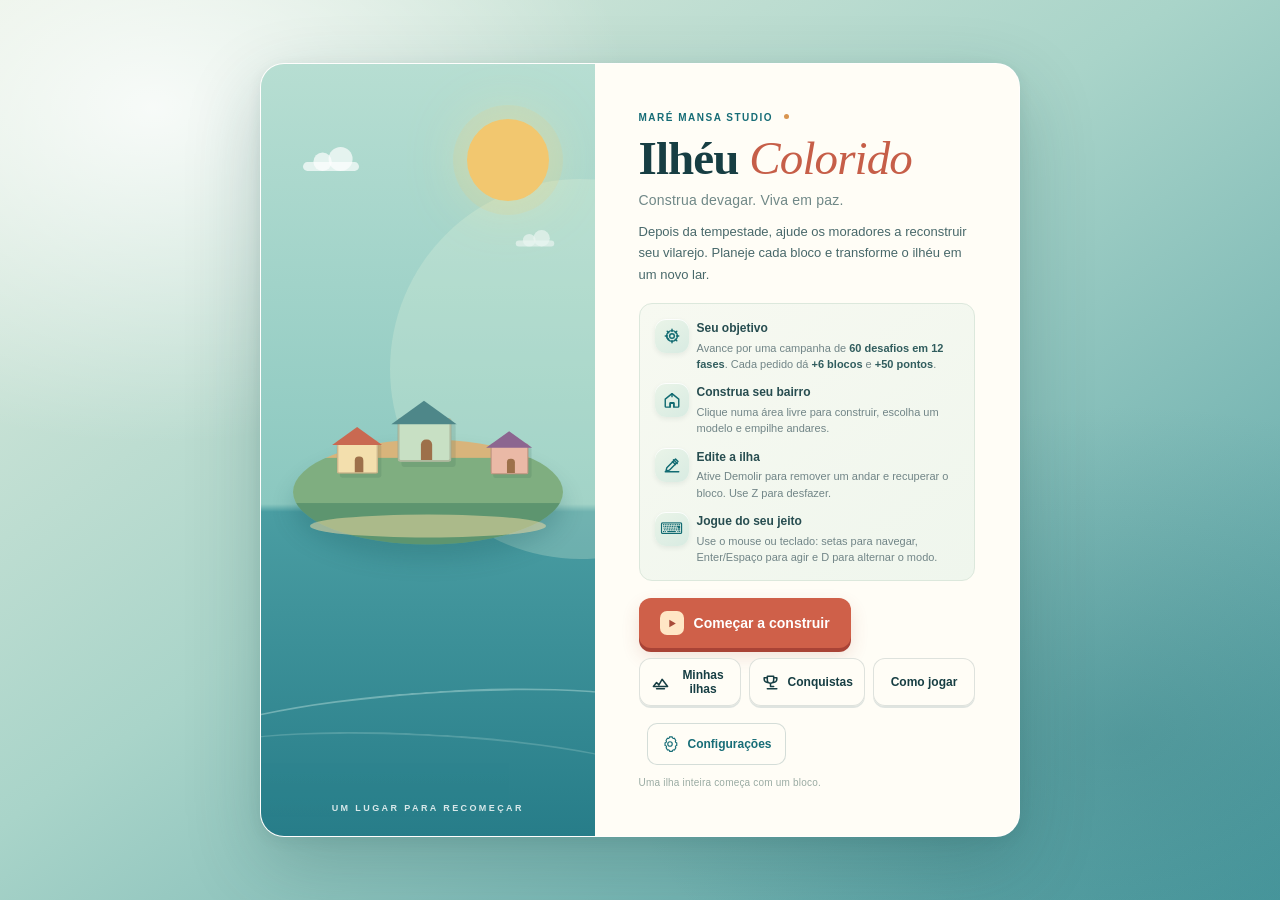
<file: index.html>
<!DOCTYPE html>
<html lang="pt-BR">

<head>
  <meta charset="UTF-8">
  <meta name="viewport" content="width=device-width, initial-scale=1, viewport-fit=cover">
  <meta name="theme-color" content="#d8ece5">
  <title>Ilhéu Colorido — Maré Mansa Studio</title>
  <link rel="icon"
    href="data:image/svg+xml,%3Csvg xmlns='http://www.w3.org/2000/svg' viewBox='0 0 64 64'%3E%3Crect width='64' height='64' rx='16' fill='%230e6c70'/%3E%3Cpath d='M12 39 32 20l20 19v13H12z' fill='%23f5c46a'/%3E%3Cpath d='m8 40 24-23 24 23' fill='none' stroke='%23f8f4e8' stroke-width='5' stroke-linecap='round' stroke-linejoin='round'/%3E%3C/svg%3E">
  <link rel="stylesheet" href="style.css">
</head>

<body>
  <main>
    <section id="inicio" class="screen on" aria-labelledby="titulo-inicio">
      <div class="card intro-card">
        <div class="hero-art" aria-hidden="true">
          <span class="sun"></span><span class="cloud cloud-one"></span><span class="cloud cloud-two"></span>
          <div class="island"><i class="mini-house house-one"></i><i class="mini-house house-two"></i><i
              class="mini-house house-three"></i></div>
          <div class="wave wave-one"></div>
          <div class="wave wave-two"></div>
          <span class="art-label">UM LUGAR PARA RECOMEÇAR</span>
        </div>
        <div class="intro-content">
          <p class="studio-name">Maré Mansa Studio <span class="studio-mark"></span></p>
          <h1 id="titulo-inicio">Ilhéu <em>Colorido</em></h1>
          <p class="slogan">Construa devagar. Viva em paz.</p>
          <p class="intro-copy">Depois da tempestade, ajude os moradores a reconstruir seu vilarejo. Planeje cada bloco
            e transforme o ilhéu em um novo lar.</p>

          <div class="rules" aria-label="Como jogar">
            <div class="rule"><span class="rule-icon" aria-hidden="true"><svg viewBox="0 0 24 24">
                  <path
                    d="M12 3v3m0 12v3M3 12h3m12 0h3M5.6 5.6l2.1 2.1m8.6 8.6 2.1 2.1m0-12.8-2.1 2.1m-8.6 8.6-2.1-2.1" />
                  <circle cx="12" cy="12" r="7.2" />
                  <circle cx="12" cy="12" r="3.1" />
                </svg></span>
              <p><b>Seu objetivo</b><span>Avance por uma campanha de <b>60 desafios em 12 fases</b>. Cada pedido dá <b>+6 blocos</b>
                  e <b>+50 pontos</b>.</span></p>
            </div>
            <div class="rule"><span class="rule-icon" aria-hidden="true"><svg viewBox="0 0 24 24">
                  <path d="m3 10.8 9-7.3 9 7.3v9.7a1 1 0 0 1-1 1h-5.5v-6h-5v6H4a1 1 0 0 1-1-1z" />
                  <path d="M9.5 21v-4.5h5V21M12 3.5v4" />
                </svg></span>
              <p><b>Construa seu bairro</b><span>Clique numa &aacute;rea livre para construir, escolha um modelo e empilhe andares.</span></p>
            </div>
            <div class="rule"><span class="rule-icon" aria-hidden="true"><svg viewBox="0 0 24 24">
                  <path d="m14 5 5 5M4 20l4.4-1.1L20 7.3 16.7 4 5.1 15.6z" />
                  <path d="m12.6 7.4 4 4M3 21h18" />
                </svg></span>
              <p><b>Edite a ilha</b><span>Ative Demolir para remover um andar e recuperar o bloco. Use Z para
                  desfazer.</span></p>
            </div>
            <div class="rule"><span class="rule-icon" aria-hidden="true">&#9000;</span><p><b>Jogue do seu jeito</b><span>Use o mouse ou teclado: setas para navegar, Enter/Espa&ccedil;o para agir e D para alternar o modo.</span></p></div>
          </div>
          <button class="btn" id="btnJogar"><span class="play-icon" aria-hidden="true"><svg viewBox="0 0 24 24">
                <path d="m8 5 12 7-12 7z" />
                <path d="M5 4v16" />
              </svg></span>Começar a construir</button>
          <button class="btn resume-btn" id="btnContinuar" type="button" hidden><svg class="button-icon"
              viewBox="0 0 24 24" aria-hidden="true">
              <path d="M12 7v5l3.5 2" />
              <path d="M5 5.5A9 9 0 1 1 3 12" />
              <path d="M3 5v5h5" />
            </svg>Continuar partida</button>
          <div class="intro-actions"><button class="tool" id="btnIlhasIntro" type="button">Minhas ilhas</button><button class="tool" id="btnConquistasIntro" type="button">Conquistas</button><button class="tool" id="btnTutorialIntro" type="button">Como jogar</button></div>
          <button class="settings-trigger intro-settings" id="btnSettingsIntro" type="button"
            aria-label="Abrir configurações" title="Configurações"><svg viewBox="0 0 24 24" aria-hidden="true">
              <circle cx="12" cy="12" r="3" />
              <path
                d="M19.4 15a1.7 1.7 0 0 0 .3 1.9l.1.1-1.8 3.1-.2-.1a1.7 1.7 0 0 0-1.8.1 1.7 1.7 0 0 0-.9 1.5v.2h-3.6v-.2a1.7 1.7 0 0 0-.9-1.5 1.7 1.7 0 0 0-1.8-.1l-.2.1-1.8-3.1.1-.1a1.7 1.7 0 0 0 .3-1.9 1.7 1.7 0 0 0-1.5-1H5.4v-3.6h.2a1.7 1.7 0 0 0 1.5-1 1.7 1.7 0 0 0-.3-1.9l-.1-.1 1.8-3.1.2.1a1.7 1.7 0 0 0 1.8-.1 1.7 1.7 0 0 0 .9-1.5v-.2H15v.2a1.7 1.7 0 0 0 .9 1.5 1.7 1.7 0 0 0 1.8.1l.2-.1 1.8 3.1-.1.1a1.7 1.7 0 0 0-.3 1.9 1.7 1.7 0 0 0 1.5 1h.2V14h-.2a1.7 1.7 0 0 0-1.4 1Z" />
            </svg><span>Configurações</span></button>
          <div class="map-controls" id="mapControls" role="group" aria-label="Controles da câmera">
            <span class="map-size">Mapa <b id="mapSize">15 × 15</b></span>
            <span class="camera-direction" id="cameraDirection" aria-live="polite">Vista 0°</span>
            <button class="tool camera-tool" id="bRotateLeft" type="button"
              aria-label="Girar mapa 15 graus para a esquerda" title="Girar 15° à esquerda (Q)"><svg viewBox="0 0 24 24"
                aria-hidden="true">
                <path d="M4 10V4m0 0h6M4 4l4 4a8 8 0 1 1-2 8" />
              </svg><span>↶ 15°</span></button>
            <button class="tool camera-tool" id="bRotateRight" type="button"
              aria-label="Girar mapa 15 graus para a direita" title="Girar 15° à direita (E)"><svg viewBox="0 0 24 24"
                aria-hidden="true">
                <path d="M20 10V4m0 0h-6m6 0-4 4a8 8 0 1 0 2 8" />
              </svg><span>↷ 15°</span></button>
          </div>
          <p class="quiet-note">Uma ilha inteira começa com um bloco.</p>
        </div>
      </div>
    </section>

    <section id="jogo" class="screen" aria-label="Partida de Ilhéu Colorido">
      <div class="game-topbar">
        <p class="studio-name">Maré Mansa Studio <span class="studio-mark"></span> Ilhéu Colorido</p>
        <div class="hud" aria-label="Resumo da partida" aria-live="polite">
          <div class="chip"><small>Pontos</small><span class="hud-icon" aria-hidden="true"><svg viewBox="0 0 24 24">
                <path d="m12 2.7 2.8 5.7 6.3.9-4.6 4.5 1.1 6.4-5.6-3-5.6 3 1.1-6.4-4.6-4.5 6.3-.9z" />
              </svg></span><b id="pts">0</b></div>
          <div class="chip"><small>Blocos</small><span class="hud-icon" aria-hidden="true"><svg viewBox="0 0 24 24">
                <path d="m12 2.8 8.5 4.7v9L12 21.2l-8.5-4.7v-9z" />
                <path d="m3.5 7.5 8.5 4.8 8.5-4.8M12 12.3v8.9M8 5l8 4.5" />
              </svg></span><b id="blocos">0</b></div>
          <div class="chip"><small>Casas</small><span class="hud-icon" aria-hidden="true"><svg viewBox="0 0 24 24">
                <path d="m3 10.8 9-7.3 9 7.3v9.7a1 1 0 0 1-1 1h-5.5v-6h-5v6H4a1 1 0 0 1-1-1z" />
                <path d="M7 11h.01M17 11h.01M10 21v-3h4v3" />
              </svg></span><b id="casas">0</b></div>
          <div class="chip"><small>Bem-estar</small><span class="hud-icon" aria-hidden="true">♥</span><b id="happiness">0%</b></div>
        </div>
      </div>
      <div class="quest" aria-label="Pedido atual">
        <small id="qn">Pedido 1/7</small>
        <div class="qrow"><span id="qtxt"></span><span id="qnum"></span></div>
        <div class="qbar" id="qbar" role="progressbar" aria-label="Progresso do pedido" aria-valuemin="0"
          aria-valuemax="100" aria-valuenow="0"><i id="qfill"></i></div>
      </div>
      <div class="wrap">
        <canvas id="cv" tabindex="0" role="application"
          aria-label="Tabuleiro com 9 por 9 casas. Use o botão esquerdo para construir ou subir andares, o botão direito para demolir, ou as setas e Enter/Espaço para jogar."
          aria-describedby="boardHelp"
          aria-keyshortcuts="ArrowUp ArrowDown ArrowLeft ArrowRight Enter Space D Z"></canvas>
        <p class="sr-only" id="boardHelp">A seleção começa no centro do tabuleiro. As casas existentes podem receber
          novos andares até o limite de sete.</p>
        <p id="actionPreview" class="action-preview" role="status" aria-live="polite">Selecione uma area para ver a acao e o custo.</p>
        <div id="toast" role="status" aria-live="polite" aria-atomic="true"></div>
      </div>
      <div class="tools" role="group" aria-label="Ferramentas da partida">
        <button class="tool on" id="bBuild" aria-pressed="true"><svg viewBox="0 0 24 24" aria-hidden="true">
            <path d="m3 10.8 9-7.3 9 7.3v9.7a1 1 0 0 1-1 1h-5.5v-6h-5v6H4a1 1 0 0 1-1-1z" />
            <path d="M9.5 21v-4.5h5V21M12 3.5v4" />
          </svg>Construir</button>
        <button class="tool" id="bDemo" aria-pressed="false"><svg viewBox="0 0 24 24" aria-hidden="true">
            <path d="m14 5 5 5M4 20l4.4-1.1L20 7.3 16.7 4 5.1 15.6z" />
            <path d="m12.6 7.4 4 4M3 21h18" />
          </svg>Demolir</button>
        <button class="tool" id="bUndo" disabled><svg viewBox="0 0 24 24" aria-hidden="true">
            <path d="M8 7 3 12l5 5" />
            <path d="M3 12h10a7 7 0 1 1-6.5 9" />
          </svg>Desfazer</button>
        <button class="tool" id="bRedo" type="button" disabled aria-label="Refazer ação"><span aria-hidden="true">↪</span> Refazer</button>
        <button class="tool sound-tool" id="bSom" type="button" aria-label="Desativar som" aria-pressed="true"><svg viewBox="0 0 24 24" aria-hidden="true"><path d="M3 9v6h4l5 4V5L7 9z"/><path d="M15 9a4 4 0 0 1 0 6m3-9a8 8 0 0 1 0 12"/></svg><span class="sound-label">Som ligado</span></button>
        <button class="tool settings-tool" id="btnSettingsGame" type="button" aria-label="Abrir configurações"
          title="Configurações"><svg viewBox="0 0 24 24" aria-hidden="true">
            <circle cx="12" cy="12" r="3" />
            <path
              d="M19.4 15a1.7 1.7 0 0 0 .3 1.9l.1.1-1.8 3.1-.2-.1a1.7 1.7 0 0 0-1.8.1 1.7 1.7 0 0 0-.9 1.5v.2h-3.6v-.2a1.7 1.7 0 0 0-.9-1.5 1.7 1.7 0 0 0-1.8-.1l-.2.1-1.8-3.1.1-.1a1.7 1.7 0 0 0 .3-1.9 1.7 1.7 0 0 0-1.5-1H5.4v-3.6h.2a1.7 1.7 0 0 0 1.5-1 1.7 1.7 0 0 0-.3-1.9l-.1-.1 1.8-3.1.2.1a1.7 1.7 0 0 0 1.8-.1 1.7 1.7 0 0 0 .9-1.5v-.2H15v.2a1.7 1.7 0 0 0 .9 1.5 1.7 1.7 0 0 0 1.8.1l.2-.1 1.8 3.1-.1.1a1.7 1.7 0 0 0-.3 1.9 1.7 1.7 0 0 0 1.5 1h.2V14h-.2a1.7 1.7 0 0 0-1.4 1Z" />
          </svg><span>Configurações</span></button>
      </div>
      <p class="tip" id="tip">Mouse: clique para construir · botão direito demole · Setas navegam · Enter age · D muda
        modo · Z desfaz</p>
      <button class="tool" id="btnIlhasGame" type="button">Minhas ilhas</button>
      <p class="sr-only" id="gameStatus" role="status" aria-live="polite" aria-atomic="true"></p>
    </section>

    <section id="fim" class="screen" aria-labelledby="fimTitulo">
      <div class="card end-card">
        <div class="end-mark" id="fimEmoji" aria-hidden="true"><svg viewBox="0 0 24 24">
            <path d="m12 2.7 2.8 5.7 6.3.9-4.6 4.5 1.1 6.4-5.6-3-5.6 3 1.1-6.4-4.6-4.5 6.3-.9z" />
          </svg></div>
        <h2 id="fimTitulo"></h2>
        <div class="stars" id="fimStars" aria-label="Avaliação"></div>
        <p id="fimTexto"></p>
        <p>Pontuação final</p>
        <div class="big" id="fimPts">0</div>
        <p id="fimInfo"></p>
        <p><span class="best" id="fimBest"></span></p>
        <button class="btn" id="btnDeNovo"><svg class="button-icon" viewBox="0 0 24 24" aria-hidden="true">
            <path d="M20 4v6h-6M4 20v-6h6" />
            <path d="M5.2 9A7.5 7.5 0 0 1 18 6l2 4M18.8 15A7.5 7.5 0 0 1 6 18l-2-4" />
          </svg>Jogar de novo</button>
      </div>
    </section>
  </main>
  <aside id="achievementNotice" class="achievement-notice" role="status" aria-live="assertive" aria-atomic="true" hidden>
    <div id="achievementBadge" class="achievement-badge" aria-hidden="true"></div>
    <div class="achievement-notice-copy">
      <small>Conquista desbloqueada</small>
      <strong id="achievementNoticeName"></strong>
      <span id="achievementNoticeDetail"></span>
    </div>
    <button id="achievementNoticeClose" type="button" aria-label="Fechar notificação">×</button>
  </aside>
  <dialog id="settingsDialog" aria-labelledby="settingsTitle" aria-describedby="settingsDescription">
    <form method="dialog" class="settings-panel">
      <header class="settings-header">
        <div>
          <p class="studio-name">Maré Mansa Studio</p>
          <h2 id="settingsTitle">Configurações</h2>
        </div>
        <button class="settings-close" type="submit" value="close" aria-label="Fechar configurações" title="Fechar"><svg
            viewBox="0 0 24 24" aria-hidden="true">
            <path d="m5 5 14 14M19 5 5 19" />
            <circle cx="12" cy="12" r="9" />
          </svg></button>
      </header>
      <p class="settings-description" id="settingsDescription">Ajuste som e acessibilidade. Suas preferências ficam
        salvas neste navegador.</p>
      <fieldset class="settings-group">
        <legend>Jogo</legend>
        <label class="setting-row" for="settingSound"><span><b>Som</b><small>Ativa os efeitos
              sonoros</small></span><input id="settingSound" type="checkbox" role="switch"></label>
        <label class="setting-row volume-row" for="settingVolume"><span><b>Volume dos efeitos</b><small>Controle o nível
              dos sons do jogo</small></span><span class="range-control"><input id="settingVolume" type="range" min="0"
              max="100" step="5" value="70" aria-describedby="volumeValue"><output id="volumeValue"
              for="settingVolume">70%</output></span></label>
        <label class="setting-row" for="settingMotion"><span><b>Animações</b><small>Movimento das casas e efeitos
              visuais</small></span><input id="settingMotion" type="checkbox" role="switch"></label>
        <label class="setting-row" for="settingAutosave"><span><b>Salvar automaticamente</b><small>Permite continuar
              depois de fechar o navegador</small></span><input id="settingAutosave" type="checkbox"
            role="switch"></label>
      </fieldset>
      <fieldset class="settings-group">
        <legend>Acessibilidade</legend>
        <label class="setting-row" for="settingContrast"><span><b>Alto contraste</b><small>Realça o tabuleiro, seleção e
              controles</small></span><input id="settingContrast" type="checkbox" role="switch"></label>
        <label class="setting-row" for="settingLarge"><span><b>Interface ampliada</b><small>Aumenta textos e controles
              do jogo</small></span><input id="settingLarge" type="checkbox" role="switch"></label>
        <label class="setting-row" for="settingColorSafe"><span><b>Cores mais distinguíveis</b><small>Paleta alternativa
              para diferenciar casas</small></span><input id="settingColorSafe" type="checkbox" role="switch"></label>
      </fieldset>
      <footer class="settings-footer"><button class="reset-settings" id="btnResetSettings" type="button">Restaurar
          padrões</button><button class="btn settings-done" type="submit" value="close">Concluído</button></footer>
    </form>
  </dialog>
  <dialog id="townsDialog" aria-labelledby="townsTitle"><form method="dialog" class="settings-panel">
    <header class="settings-header"><h2 id="townsTitle">Minhas ilhas</h2><button class="settings-close" value="close" aria-label="Fechar">&times;</button></header>
    <label class="town-field">Nome da ilha<input id="townName" maxlength="40"></label>
    <label class="town-field">Ilhas salvas<select id="townSelect" size="4"></select></label>
    <div class="town-actions"><button class="tool" id="townSave" type="button">Salvar</button><button class="tool" id="townLoad" type="button">Abrir</button><button class="tool" id="townRename" type="button">Renomear</button><button class="tool" id="townDelete" type="button">Excluir</button><button class="tool" id="townExport" type="button">Exportar PNG</button><button class="tool" id="townSaveExport" type="button">Exportar salvamento</button><button class="tool" id="townImport" type="button">Importar salvamento</button><input id="townImportFile" type="file" accept="application/json,.json" hidden></div>
  </form></dialog>
  <dialog id="achievementsDialog" aria-labelledby="achievementsTitle"><form method="dialog" class="settings-panel">
    <header class="settings-header"><h2 id="achievementsTitle">Conquistas</h2><button class="settings-close" value="close" aria-label="Fechar">&times;</button></header><ul id="achievementList" class="achievement-list"></ul>
  </form></dialog>
  <dialog id="tutorialDialog" aria-labelledby="tutorialTitle">
    <form method="dialog" class="settings-panel">
      <header class="settings-header"><h2 id="tutorialTitle">Como reconstruir sua ilha</h2><button class="settings-close" value="close" aria-label="Fechar tutorial">&times;</button></header>
      <ol class="tutorial-steps">
        <li><b>Construa com estrategia</b><span>Escolha modelo e cor nos controles, depois toque em Construir numa area livre. Cada nova casa custa 1 bloco; clique nela de novo para empilhar ate 7 andares.</span></li>
        <li><b>Acompanhe os pedidos</b><span>Complete o desafio no painel acima do mapa para receber 6 blocos e 50 pontos. Casas conectadas contam como um bairro.</span></li>
        <li><b>Decore e conecte</b><span>Decoracoes sao gratuitas. Use Ponte num vao reto entre duas margens para conectar partes da ilha.</span></li>
        <li><b>Corrija sem medo</b><span>Desfazer (Z) e Refazer (Ctrl+Y) tambem ficam disponiveis depois de retomar a partida com salvamento automatico.</span></li>
        <li><b>Jogue no celular</b><span>Toque para construir, use os botoes para trocar ferramenta e gire ou centralize a camera pelos controles abaixo do mapa.</span></li>
      </ol>
      <footer class="settings-footer"><button class="btn" type="submit" value="close">Entendi</button></footer>
    </form>
  </dialog>
  <script src="script.js"></script>
</body>

</html>
</file>
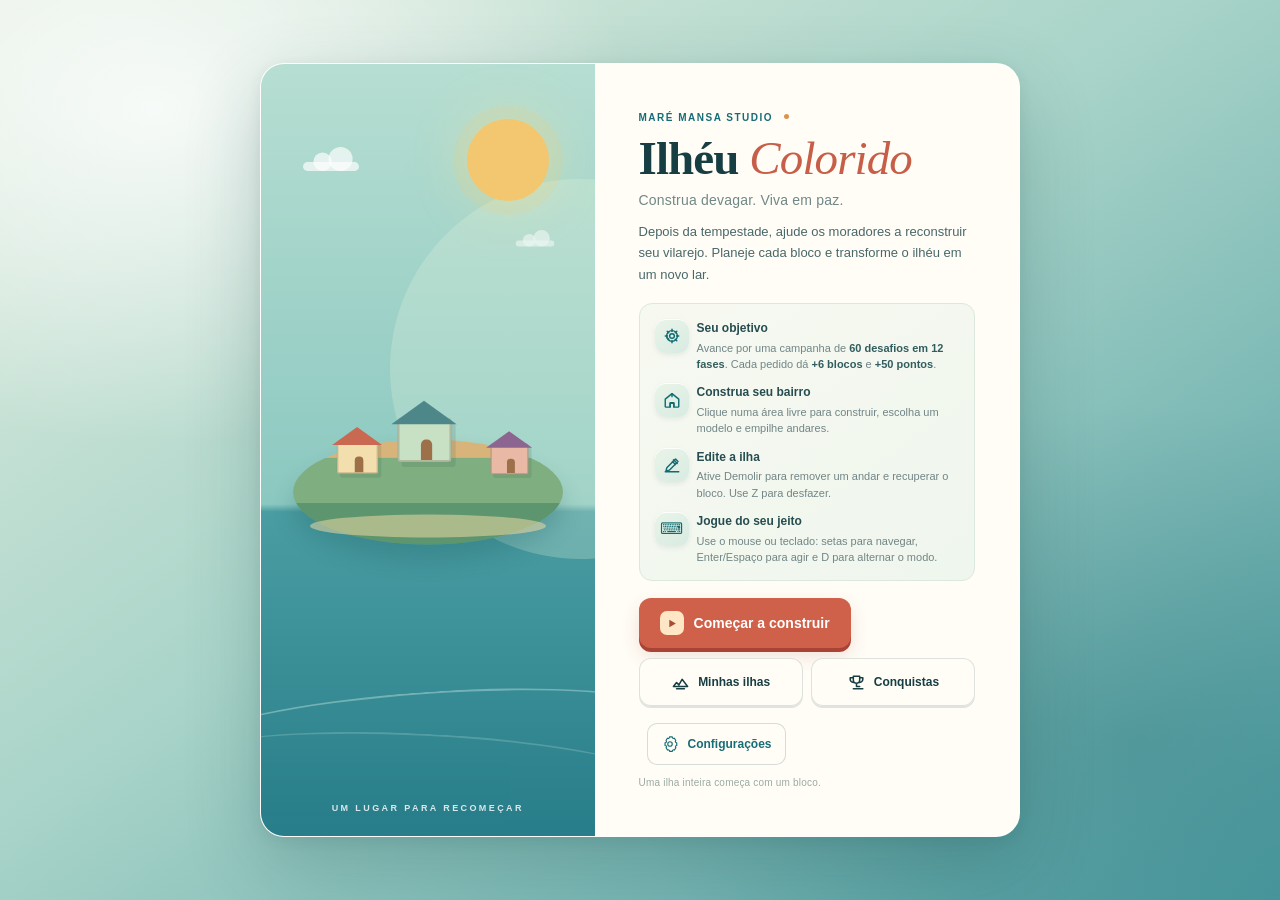
<file: MiniGamee/index.html>
<!DOCTYPE html>
<html lang="pt-BR">

<head>
  <meta charset="UTF-8">
  <meta name="viewport" content="width=device-width, initial-scale=1, viewport-fit=cover">
  <meta name="theme-color" content="#d8ece5">
  <title>Ilhéu Colorido — Maré Mansa Studio</title>
  <link rel="icon"
    href="data:image/svg+xml,%3Csvg xmlns='http://www.w3.org/2000/svg' viewBox='0 0 64 64'%3E%3Crect width='64' height='64' rx='16' fill='%230e6c70'/%3E%3Cpath d='M12 39 32 20l20 19v13H12z' fill='%23f5c46a'/%3E%3Cpath d='m8 40 24-23 24 23' fill='none' stroke='%23f8f4e8' stroke-width='5' stroke-linecap='round' stroke-linejoin='round'/%3E%3C/svg%3E">
  <link rel="stylesheet" href="style.css">
</head>

<body>
  <main>
    <section id="inicio" class="screen on" aria-labelledby="titulo-inicio">
      <div class="card intro-card">
        <div class="hero-art" aria-hidden="true">
          <span class="sun"></span><span class="cloud cloud-one"></span><span class="cloud cloud-two"></span>
          <div class="island"><i class="mini-house house-one"></i><i class="mini-house house-two"></i><i
              class="mini-house house-three"></i></div>
          <div class="wave wave-one"></div>
          <div class="wave wave-two"></div>
          <span class="art-label">UM LUGAR PARA RECOMEÇAR</span>
        </div>
        <div class="intro-content">
          <p class="studio-name">Maré Mansa Studio <span class="studio-mark"></span></p>
          <h1 id="titulo-inicio">Ilhéu <em>Colorido</em></h1>
          <p class="slogan">Construa devagar. Viva em paz.</p>
          <p class="intro-copy">Depois da tempestade, ajude os moradores a reconstruir seu vilarejo. Planeje cada bloco
            e transforme o ilhéu em um novo lar.</p>

          <div class="rules" aria-label="Como jogar">
            <div class="rule"><span class="rule-icon" aria-hidden="true"><svg viewBox="0 0 24 24">
                  <path
                    d="M12 3v3m0 12v3M3 12h3m12 0h3M5.6 5.6l2.1 2.1m8.6 8.6 2.1 2.1m0-12.8-2.1 2.1m-8.6 8.6-2.1-2.1" />
                  <circle cx="12" cy="12" r="7.2" />
                  <circle cx="12" cy="12" r="3.1" />
                </svg></span>
              <p><b>Seu objetivo</b><span>Avance por uma campanha de <b>60 desafios em 12 fases</b>. Cada pedido dá <b>+6 blocos</b>
                  e <b>+50 pontos</b>.</span></p>
            </div>
            <div class="rule"><span class="rule-icon" aria-hidden="true"><svg viewBox="0 0 24 24">
                  <path d="m3 10.8 9-7.3 9 7.3v9.7a1 1 0 0 1-1 1h-5.5v-6h-5v6H4a1 1 0 0 1-1-1z" />
                  <path d="M9.5 21v-4.5h5V21M12 3.5v4" />
                </svg></span>
              <p><b>Construa seu bairro</b><span>Clique numa &aacute;rea livre para construir, escolha um modelo e empilhe andares.</span></p>
            </div>
            <div class="rule"><span class="rule-icon" aria-hidden="true"><svg viewBox="0 0 24 24">
                  <path d="m14 5 5 5M4 20l4.4-1.1L20 7.3 16.7 4 5.1 15.6z" />
                  <path d="m12.6 7.4 4 4M3 21h18" />
                </svg></span>
              <p><b>Edite a ilha</b><span>Ative Demolir para remover um andar e recuperar o bloco. Use Z para
                  desfazer.</span></p>
            </div>
            <div class="rule"><span class="rule-icon" aria-hidden="true">&#9000;</span><p><b>Jogue do seu jeito</b><span>Use o mouse ou teclado: setas para navegar, Enter/Espa&ccedil;o para agir e D para alternar o modo.</span></p></div>
          </div>
          <button class="btn" id="btnJogar"><span class="play-icon" aria-hidden="true"><svg viewBox="0 0 24 24">
                <path d="m8 5 12 7-12 7z" />
                <path d="M5 4v16" />
              </svg></span>Começar a construir</button>
          <button class="btn resume-btn" id="btnContinuar" type="button" hidden><svg class="button-icon"
              viewBox="0 0 24 24" aria-hidden="true">
              <path d="M12 7v5l3.5 2" />
              <path d="M5 5.5A9 9 0 1 1 3 12" />
              <path d="M3 5v5h5" />
            </svg>Continuar partida</button>
          <div class="intro-actions"><button class="tool" id="btnIlhasIntro" type="button">Minhas ilhas</button><button class="tool" id="btnConquistasIntro" type="button">Conquistas</button></div>
          <button class="settings-trigger intro-settings" id="btnSettingsIntro" type="button"
            aria-label="Abrir configurações" title="Configurações"><svg viewBox="0 0 24 24" aria-hidden="true">
              <circle cx="12" cy="12" r="3" />
              <path
                d="M19.4 15a1.7 1.7 0 0 0 .3 1.9l.1.1-1.8 3.1-.2-.1a1.7 1.7 0 0 0-1.8.1 1.7 1.7 0 0 0-.9 1.5v.2h-3.6v-.2a1.7 1.7 0 0 0-.9-1.5 1.7 1.7 0 0 0-1.8-.1l-.2.1-1.8-3.1.1-.1a1.7 1.7 0 0 0 .3-1.9 1.7 1.7 0 0 0-1.5-1H5.4v-3.6h.2a1.7 1.7 0 0 0 1.5-1 1.7 1.7 0 0 0-.3-1.9l-.1-.1 1.8-3.1.2.1a1.7 1.7 0 0 0 1.8-.1 1.7 1.7 0 0 0 .9-1.5v-.2H15v.2a1.7 1.7 0 0 0 .9 1.5 1.7 1.7 0 0 0 1.8.1l.2-.1 1.8 3.1-.1.1a1.7 1.7 0 0 0-.3 1.9 1.7 1.7 0 0 0 1.5 1h.2V14h-.2a1.7 1.7 0 0 0-1.4 1Z" />
            </svg><span>Configurações</span></button>
          <div class="map-controls" id="mapControls" role="group" aria-label="Controles da câmera">
            <span class="map-size">Mapa <b id="mapSize">15 × 15</b></span>
            <span class="camera-direction" id="cameraDirection" aria-live="polite">Vista 0°</span>
            <button class="tool camera-tool" id="bRotateLeft" type="button"
              aria-label="Girar mapa 15 graus para a esquerda" title="Girar 15° à esquerda (Q)"><svg viewBox="0 0 24 24"
                aria-hidden="true">
                <path d="M4 10V4m0 0h6M4 4l4 4a8 8 0 1 1-2 8" />
              </svg><span>↶ 15°</span></button>
            <button class="tool camera-tool" id="bRotateRight" type="button"
              aria-label="Girar mapa 15 graus para a direita" title="Girar 15° à direita (E)"><svg viewBox="0 0 24 24"
                aria-hidden="true">
                <path d="M20 10V4m0 0h-6m6 0-4 4a8 8 0 1 0 2 8" />
              </svg><span>↷ 15°</span></button>
          </div>
          <p class="quiet-note">Uma ilha inteira começa com um bloco.</p>
        </div>
      </div>
    </section>

    <section id="jogo" class="screen" aria-label="Partida de Ilhéu Colorido">
      <div class="game-topbar">
        <p class="studio-name">Maré Mansa Studio <span class="studio-mark"></span> Ilhéu Colorido</p>
        <div class="hud" aria-label="Resumo da partida" aria-live="polite">
          <div class="chip"><small>Pontos</small><span class="hud-icon" aria-hidden="true"><svg viewBox="0 0 24 24">
                <path d="m12 2.7 2.8 5.7 6.3.9-4.6 4.5 1.1 6.4-5.6-3-5.6 3 1.1-6.4-4.6-4.5 6.3-.9z" />
              </svg></span><b id="pts">0</b></div>
          <div class="chip"><small>Blocos</small><span class="hud-icon" aria-hidden="true"><svg viewBox="0 0 24 24">
                <path d="m12 2.8 8.5 4.7v9L12 21.2l-8.5-4.7v-9z" />
                <path d="m3.5 7.5 8.5 4.8 8.5-4.8M12 12.3v8.9M8 5l8 4.5" />
              </svg></span><b id="blocos">0</b></div>
          <div class="chip"><small>Casas</small><span class="hud-icon" aria-hidden="true"><svg viewBox="0 0 24 24">
                <path d="m3 10.8 9-7.3 9 7.3v9.7a1 1 0 0 1-1 1h-5.5v-6h-5v6H4a1 1 0 0 1-1-1z" />
                <path d="M7 11h.01M17 11h.01M10 21v-3h4v3" />
              </svg></span><b id="casas">0</b></div>
          <div class="chip"><small>Bem-estar</small><span class="hud-icon" aria-hidden="true">♥</span><b id="happiness">0%</b></div>
        </div>
      </div>
      <div class="quest" aria-label="Pedido atual">
        <small id="qn">Pedido 1/7</small>
        <div class="qrow"><span id="qtxt"></span><span id="qnum"></span></div>
        <div class="qbar" id="qbar" role="progressbar" aria-label="Progresso do pedido" aria-valuemin="0"
          aria-valuemax="100" aria-valuenow="0"><i id="qfill"></i></div>
      </div>
      <div class="wrap">
        <canvas id="cv" tabindex="0" role="application"
          aria-label="Tabuleiro com 9 por 9 casas. Use o botão esquerdo para construir ou subir andares, o botão direito para demolir, ou as setas e Enter/Espaço para jogar."
          aria-describedby="boardHelp"
          aria-keyshortcuts="ArrowUp ArrowDown ArrowLeft ArrowRight Enter Space D Z"></canvas>
        <p class="sr-only" id="boardHelp">A seleção começa no centro do tabuleiro. As casas existentes podem receber
          novos andares até o limite de sete.</p>
        <div id="toast" role="status" aria-live="polite" aria-atomic="true"></div>
      </div>
      <div class="tools" role="group" aria-label="Ferramentas da partida">
        <button class="tool on" id="bBuild" aria-pressed="true"><svg viewBox="0 0 24 24" aria-hidden="true">
            <path d="m3 10.8 9-7.3 9 7.3v9.7a1 1 0 0 1-1 1h-5.5v-6h-5v6H4a1 1 0 0 1-1-1z" />
            <path d="M9.5 21v-4.5h5V21M12 3.5v4" />
          </svg>Construir</button>
        <button class="tool" id="bDemo" aria-pressed="false"><svg viewBox="0 0 24 24" aria-hidden="true">
            <path d="m14 5 5 5M4 20l4.4-1.1L20 7.3 16.7 4 5.1 15.6z" />
            <path d="m12.6 7.4 4 4M3 21h18" />
          </svg>Demolir</button>
        <button class="tool" id="bUndo" disabled><svg viewBox="0 0 24 24" aria-hidden="true">
            <path d="M8 7 3 12l5 5" />
            <path d="M3 12h10a7 7 0 1 1-6.5 9" />
          </svg>Desfazer</button>
        <button class="tool" id="bRedo" type="button" disabled aria-label="Refazer ação"><span aria-hidden="true">↪</span> Refazer</button>
        <button class="tool sound-tool" id="bSom" type="button" aria-label="Desativar som" aria-pressed="true"><svg viewBox="0 0 24 24" aria-hidden="true"><path d="M3 9v6h4l5 4V5L7 9z"/><path d="M15 9a4 4 0 0 1 0 6m3-9a8 8 0 0 1 0 12"/></svg><span class="sound-label">Som ligado</span></button>
        <button class="tool settings-tool" id="btnSettingsGame" type="button" aria-label="Abrir configurações"
          title="Configurações"><svg viewBox="0 0 24 24" aria-hidden="true">
            <circle cx="12" cy="12" r="3" />
            <path
              d="M19.4 15a1.7 1.7 0 0 0 .3 1.9l.1.1-1.8 3.1-.2-.1a1.7 1.7 0 0 0-1.8.1 1.7 1.7 0 0 0-.9 1.5v.2h-3.6v-.2a1.7 1.7 0 0 0-.9-1.5 1.7 1.7 0 0 0-1.8-.1l-.2.1-1.8-3.1.1-.1a1.7 1.7 0 0 0 .3-1.9 1.7 1.7 0 0 0-1.5-1H5.4v-3.6h.2a1.7 1.7 0 0 0 1.5-1 1.7 1.7 0 0 0-.3-1.9l-.1-.1 1.8-3.1.2.1a1.7 1.7 0 0 0 1.8-.1 1.7 1.7 0 0 0 .9-1.5v-.2H15v.2a1.7 1.7 0 0 0 .9 1.5 1.7 1.7 0 0 0 1.8.1l.2-.1 1.8 3.1-.1.1a1.7 1.7 0 0 0-.3 1.9 1.7 1.7 0 0 0 1.5 1h.2V14h-.2a1.7 1.7 0 0 0-1.4 1Z" />
          </svg><span>Configurações</span></button>
      </div>
      <p class="tip" id="tip">Mouse: clique para construir · botão direito demole · Setas navegam · Enter age · D muda
        modo · Z desfaz</p>
      <button class="tool" id="btnIlhasGame" type="button">Minhas ilhas</button>
      <p class="sr-only" id="gameStatus" role="status" aria-live="polite" aria-atomic="true"></p>
    </section>

    <section id="fim" class="screen" aria-labelledby="fimTitulo">
      <div class="card end-card">
        <div class="end-mark" id="fimEmoji" aria-hidden="true"><svg viewBox="0 0 24 24">
            <path d="m12 2.7 2.8 5.7 6.3.9-4.6 4.5 1.1 6.4-5.6-3-5.6 3 1.1-6.4-4.6-4.5 6.3-.9z" />
          </svg></div>
        <h2 id="fimTitulo"></h2>
        <div class="stars" id="fimStars" aria-label="Avaliação"></div>
        <p id="fimTexto"></p>
        <p>Pontuação final</p>
        <div class="big" id="fimPts">0</div>
        <p id="fimInfo"></p>
        <p><span class="best" id="fimBest"></span></p>
        <button class="btn" id="btnDeNovo"><svg class="button-icon" viewBox="0 0 24 24" aria-hidden="true">
            <path d="M20 4v6h-6M4 20v-6h6" />
            <path d="M5.2 9A7.5 7.5 0 0 1 18 6l2 4M18.8 15A7.5 7.5 0 0 1 6 18l-2-4" />
          </svg>Jogar de novo</button>
      </div>
    </section>
  </main>
  <dialog id="settingsDialog" aria-labelledby="settingsTitle" aria-describedby="settingsDescription">
    <form method="dialog" class="settings-panel">
      <header class="settings-header">
        <div>
          <p class="studio-name">Maré Mansa Studio</p>
          <h2 id="settingsTitle">Configurações</h2>
        </div>
        <button class="settings-close" type="submit" value="close" aria-label="Fechar configurações" title="Fechar"><svg
            viewBox="0 0 24 24" aria-hidden="true">
            <path d="m5 5 14 14M19 5 5 19" />
            <circle cx="12" cy="12" r="9" />
          </svg></button>
      </header>
      <p class="settings-description" id="settingsDescription">Ajuste som e acessibilidade. Suas preferências ficam
        salvas neste navegador.</p>
      <fieldset class="settings-group">
        <legend>Jogo</legend>
        <label class="setting-row" for="settingSound"><span><b>Som</b><small>Ativa os efeitos
              sonoros</small></span><input id="settingSound" type="checkbox" role="switch"></label>
        <label class="setting-row volume-row" for="settingVolume"><span><b>Volume dos efeitos</b><small>Controle o nível
              dos sons do jogo</small></span><span class="range-control"><input id="settingVolume" type="range" min="0"
              max="100" step="5" value="70" aria-describedby="volumeValue"><output id="volumeValue"
              for="settingVolume">70%</output></span></label>
        <label class="setting-row" for="settingMotion"><span><b>Animações</b><small>Movimento das casas e efeitos
              visuais</small></span><input id="settingMotion" type="checkbox" role="switch"></label>
        <label class="setting-row" for="settingAutosave"><span><b>Salvar automaticamente</b><small>Permite continuar
              depois de fechar o navegador</small></span><input id="settingAutosave" type="checkbox"
            role="switch"></label>
      </fieldset>
      <fieldset class="settings-group">
        <legend>Acessibilidade</legend>
        <label class="setting-row" for="settingContrast"><span><b>Alto contraste</b><small>Realça o tabuleiro, seleção e
              controles</small></span><input id="settingContrast" type="checkbox" role="switch"></label>
        <label class="setting-row" for="settingLarge"><span><b>Interface ampliada</b><small>Aumenta textos e controles
              do jogo</small></span><input id="settingLarge" type="checkbox" role="switch"></label>
        <label class="setting-row" for="settingColorSafe"><span><b>Cores mais distinguíveis</b><small>Paleta alternativa
              para diferenciar casas</small></span><input id="settingColorSafe" type="checkbox" role="switch"></label>
      </fieldset>
      <footer class="settings-footer"><button class="reset-settings" id="btnResetSettings" type="button">Restaurar
          padrões</button><button class="btn settings-done" type="submit" value="close">Concluído</button></footer>
    </form>
  </dialog>
  <dialog id="townsDialog" aria-labelledby="townsTitle"><form method="dialog" class="settings-panel">
    <header class="settings-header"><h2 id="townsTitle">Minhas ilhas</h2><button class="settings-close" value="close" aria-label="Fechar">&times;</button></header>
    <label class="town-field">Nome da ilha<input id="townName" maxlength="40"></label>
    <label class="town-field">Ilhas salvas<select id="townSelect" size="4"></select></label>
    <div class="town-actions"><button class="tool" id="townSave" type="button">Salvar</button><button class="tool" id="townLoad" type="button">Abrir</button><button class="tool" id="townRename" type="button">Renomear</button><button class="tool" id="townDelete" type="button">Excluir</button><button class="tool" id="townExport" type="button">Exportar PNG</button></div>
  </form></dialog>
  <dialog id="achievementsDialog" aria-labelledby="achievementsTitle"><form method="dialog" class="settings-panel">
    <header class="settings-header"><h2 id="achievementsTitle">Conquistas</h2><button class="settings-close" value="close" aria-label="Fechar">&times;</button></header><ul id="achievementList" class="achievement-list"></ul>
  </form></dialog>
  <script src="script.js"></script>
</body>

</html>
</file>
<file: style.css>
:root {
  color-scheme: light;
  --ink: #173e43;
  --muted: #648083;
  --paper: #fffdf6;
  --sea: #147276;
  --coral: #d96049;
  --coral-dark: #a94336;
  --line: #e4e8dc;
}

* {
  box-sizing: border-box;
  -webkit-tap-highlight-color: transparent;
}

html,
body {
  margin: 0;
  min-height: 100%;
}

body {
  min-height: 100vh;
  display: flex;
  justify-content: center;
  align-items: center;
  padding: clamp(12px, 3vw, 34px);
  color: var(--ink);
  font-family: "Trebuchet MS", "Segoe UI", sans-serif;
  background:
    radial-gradient(ellipse at 15% 8%,
      rgba(255, 255, 255, 0.8),
      transparent 35%),
    radial-gradient(ellipse at 92% 85%,
      rgba(14, 92, 104, 0.22),
      transparent 34%),
    linear-gradient(145deg, #d5e9dc 0%, #9dcfc6 48%, #4399a1 100%) fixed;
}

main {
  width: 100%;
}

.screen {
  display: none;
  width: 100%;
  max-width: 760px;
  text-align: center;
  margin: 0 auto;
}

.screen.on {
  display: block;
  animation: enter 0.35s ease-out;
}

@keyframes enter {
  from {
    opacity: 0;
    transform: translateY(12px);
  }
}

.card {
  max-width: 680px;
  margin: 0 auto;
  border: 1px solid rgba(255, 255, 255, 0.8);
  border-radius: 20px;
  background: var(--paper);
  box-shadow: 0 28px 70px rgba(21, 69, 70, 0.2);
  overflow: hidden;
}

.intro-card {
  display: grid;
  grid-template-columns: 0.88fr 1.12fr;
  text-align: left;
  min-height: 560px;
}

.hero-art {
  position: relative;
  min-height: 100%;
  overflow: hidden;
  background: linear-gradient(180deg,
      #b7ded2 0%,
      #8bc8c0 57%,
      #4a9da2 58%,
      #277d89 100%);
}

.hero-art::before {
  content: "";
  position: absolute;
  width: 380px;
  height: 380px;
  border-radius: 50%;
  right: -175px;
  top: 115px;
  background: rgba(232, 246, 221, 0.24);
}

.sun {
  position: absolute;
  width: 82px;
  height: 82px;
  border-radius: 50%;
  right: 46px;
  top: 55px;
  background: #f2c76f;
  box-shadow:
    0 0 0 14px rgba(242, 199, 111, 0.15),
    0 0 60px rgba(255, 230, 158, 0.42);
}

.cloud {
  position: absolute;
  height: 11px;
  width: 70px;
  border-radius: 20px;
  background: rgba(255, 255, 255, 0.68);
}

.cloud::before,
.cloud::after {
  content: "";
  position: absolute;
  bottom: 0;
  border-radius: 50%;
  background: inherit;
}

.cloud::before {
  left: 13px;
  width: 23px;
  height: 23px;
}

.cloud::after {
  left: 32px;
  width: 30px;
  height: 30px;
}

.cloud-one {
  top: 97px;
  left: 35px;
  transform: scale(0.8);
}

.cloud-two {
  top: 174px;
  right: 25px;
  transform: scale(0.55);
  opacity: 0.72;
}

.island {
  position: absolute;
  z-index: 2;
  width: 270px;
  height: 105px;
  left: 50%;
  top: 50%;
  transform: translate(-50%, -10%);
  border-radius: 50%;
  background: linear-gradient(180deg,
      #d8b47b 0 17%,
      #7fae80 18% 60%,
      #5d956f 61%);
  box-shadow: 0 15px 22px rgba(17, 77, 83, 0.22);
}

.island::after {
  content: "";
  position: absolute;
  height: 23px;
  left: 17px;
  right: 17px;
  bottom: 7px;
  border-radius: 50%;
  background: rgba(243, 221, 164, 0.52);
}

.mini-house {
  position: absolute;
  z-index: 2;
  bottom: 69px;
  width: 53px;
  height: 43px;
  background: #f2d89d;
  border: 2px solid rgba(105, 85, 58, 0.28);
  border-radius: 3px;
  box-shadow: 4px 5px 0 rgba(34, 80, 66, 0.13);
}

.mini-house::before {
  content: "";
  position: absolute;
  left: -8px;
  top: -19px;
  width: 0;
  height: 0;
  border-left: 32px solid transparent;
  border-right: 32px solid transparent;
  border-bottom: 23px solid #c96951;
}

.mini-house::after {
  content: "";
  position: absolute;
  bottom: 0;
  left: 21px;
  width: 11px;
  height: 20px;
  background: #9d704a;
  border-radius: 5px 5px 0 0;
}

.house-one {
  left: 38px;
  transform: scale(0.78);
  bottom: 66px;
  background: #f3dfad;
}

.house-two {
  left: 105px;
  bottom: 83px;
  background: #c8e0c4;
  transform: scale(1.02);
}

.house-two::before {
  border-bottom-color: #4e8789;
}

.house-three {
  right: 27px;
  bottom: 64px;
  background: #eab9a6;
  transform: scale(0.72);
}

.house-three::before {
  border-bottom-color: #8c6690;
}

.wave {
  position: absolute;
  z-index: 1;
  left: -20%;
  width: 140%;
  height: 70px;
  border-radius: 50%;
  border-top: 2px solid rgba(225, 250, 240, 0.35);
}

.wave-one {
  bottom: 74px;
  transform: rotate(-4deg);
}

.wave-two {
  bottom: 32px;
  transform: rotate(3deg);
  opacity: 0.55;
}

.art-label {
  position: absolute;
  z-index: 3;
  bottom: 23px;
  width: 100%;
  color: rgba(255, 255, 255, 0.82);
  font-size: 9px;
  letter-spacing: 2.4px;
  text-align: center;
  font-weight: bold;
}

.intro-content {
  padding: clamp(25px, 4vw, 42px) clamp(22px, 4vw, 40px);
}

.studio-name {
  margin: 0;
  color: var(--sea);
  font-size: 10px;
  font-weight: bold;
  letter-spacing: 1.5px;
  text-transform: uppercase;
}

.studio-mark {
  display: inline-block;
  width: 5px;
  height: 5px;
  margin: 0 7px 2px;
  border-radius: 50%;
  background: #d99550;
}

h1,
h2 {
  margin: 10px 0 0;
  color: #173e43;
  font-family: Georgia, "Times New Roman", serif;
  line-height: 1.08;
}

h1 {
  font-size: clamp(34px, 4vw, 47px);
  letter-spacing: -0.9px;
}

h1 em {
  color: #c65e48;
  font-weight: normal;
}

.slogan {
  margin: 8px 0 13px;
  color: #708887;
  font-size: 14px;
  letter-spacing: 0.2px;
}

.intro-copy {
  margin: 0 0 18px;
  color: #48686a;
  font-size: 13px;
  line-height: 1.65;
}

.rules {
  display: grid;
  gap: 9px;
  padding: 13px;
  border: 1px solid #e5eadf;
  border-radius: 13px;
  background: #f6f8ef;
}

.rule {
  display: grid;
  grid-template-columns: 32px 1fr;
  align-items: start;
  gap: 10px;
}

.rule-icon {
  display: grid;
  place-items: center;
  width: 30px;
  height: 30px;
  border-radius: 9px;
  color: var(--sea);
  background: #e4f0e7;
}

.rule-icon svg,
.hud-icon svg,
.tool svg,
.play-icon svg,
.button-icon,
.end-mark svg {
  width: 18px;
  height: 18px;
  fill: none;
  stroke: currentColor;
  stroke-width: 1.8;
  stroke-linecap: round;
  stroke-linejoin: round;
}

.rule p {
  margin: 0;
  color: #718587;
  font-size: 11px;
  line-height: 1.48;
}

.rule p>b {
  display: block;
  margin: 1px 0 2px;
  color: #274d50;
  font-size: 12px;
}

.rule p span b {
  color: #315d5e;
}

.btn {
  display: inline-flex;
  align-items: center;
  justify-content: center;
  gap: 10px;
  margin-top: 17px;
  padding: 13px 21px;
  border: 0;
  border-radius: 10px;
  color: white;
  background: var(--coral);
  box-shadow: 0 4px 0 var(--coral-dark);
  font: inherit;
  font-size: 14px;
  font-weight: bold;
  cursor: pointer;
  transition:
    transform 0.12s,
    filter 0.12s,
    box-shadow 0.12s;
}

.btn:hover {
  filter: brightness(1.05);
  transform: translateY(-1px);
}

.btn:active {
  transform: translateY(2px);
  box-shadow: 0 2px 0 var(--coral-dark);
}

.play-icon {
  display: grid;
  place-items: center;
  width: 24px;
  height: 24px;
  border-radius: 7px;
  color: #a84b39;
  background: #ffe6c5;
}

.play-icon svg {
  width: 13px;
  height: 13px;
  fill: currentColor;
  stroke: none;
}

.quiet-note {
  margin: 12px 0 0;
  color: #9aaba3;
  font-size: 10px;
  letter-spacing: 0.2px;
}

.settings-trigger,
.settings-close {
  display: inline-grid;
  place-items: center;
  width: 42px;
  height: 42px;
  border: 1px solid var(--line);
  border-radius: 10px;
  color: var(--sea);
  background: var(--paper);
  cursor: pointer;
}

.settings-trigger svg,
.settings-close svg {
  width: 20px;
  height: 20px;
  fill: none;
  stroke: currentColor;
  stroke-width: 1.8;
  stroke-linecap: round;
  stroke-linejoin: round;
}

.intro-settings {
  margin: 17px 0 0 9px;
  vertical-align: middle;
}

.resume-btn {
  margin-left: 8px;
}

.resume-btn[hidden] {
  display: none;
}

.game-topbar {
  margin-bottom: 10px;
}

.game-topbar>.studio-name {
  text-align: left;
  margin: 0 0 7px 3px;
  color: #f8ffff;
  text-shadow: 0 1px 3px rgba(10, 55, 68, 0.4);
}

.hud {
  display: flex;
  gap: 9px;
  margin-bottom: 9px;
}

.chip,
.quest {
  border: 1px solid rgba(255, 255, 255, 0.72);
  border-radius: 10px;
  background: var(--paper);
  box-shadow: 0 5px 14px rgba(12, 64, 76, 0.12);
}

.chip {
  display: grid;
  grid-template-columns: 25px 1fr;
  grid-template-rows: auto auto;
  flex: 1;
  align-items: center;
  padding: 8px 12px;
  text-align: left;
}

.chip small {
  grid-column: 1 / -1;
  color: var(--muted);
  font-size: 9px;
  letter-spacing: 0.7px;
  text-transform: uppercase;
}

.chip b {
  font-size: 20px;
  font-variant-numeric: tabular-nums;
}

.hud-icon {
  grid-row: 2;
  display: flex;
  color: #bb8150;
}

.hud-icon svg {
  width: 17px;
  height: 17px;
}

.quest {
  padding: 11px 14px;
  margin-bottom: 10px;
  text-align: left;
}

.quest small {
  color: var(--muted);
  font-size: 10px;
  letter-spacing: 0.7px;
  text-transform: uppercase;
}

.qrow {
  display: flex;
  justify-content: space-between;
  align-items: center;
  gap: 8px;
  margin-top: 2px;
  font-weight: bold;
}

.qbar {
  height: 8px;
  margin-top: 7px;
  overflow: hidden;
  border-radius: 6px;
  background: #dce9e4;
}

.qbar i {
  display: block;
  width: 0;
  height: 100%;
  border-radius: 6px;
  background: linear-gradient(90deg, #d9a83b, var(--coral));
  transition: width 0.35s;
}

.wrap {
  position: relative;
}

canvas {
  display: block;
  width: 100%;
  height: auto;
  border: 1px solid rgba(255, 255, 255, 0.58);
  border-radius: 12px;
  box-shadow: 0 14px 30px rgba(12, 64, 76, 0.23);
  outline: none;
  touch-action: manipulation;
  cursor: grab;
}

canvas.camera-dragging {
  cursor: grabbing;
  touch-action: none;
}

canvas:focus-visible {
  outline: 4px solid #ffe083;
  outline-offset: 3px;
}

#toast {
  position: absolute;
  top: 14px;
  left: 50%;
  max-width: calc(100% - 24px);
  padding: 10px 18px;
  transform: translate(-50%, -30px);
  border: 1px solid rgba(21, 57, 67, 0.16);
  border-radius: 9px;
  color: var(--ink);
  background: white;
  box-shadow: 0 6px 18px rgba(0, 0, 0, 0.2);
  font-weight: bold;
  opacity: 0;
  pointer-events: none;
  white-space: normal;
}

#toast.show {
  animation: toast 2.2s;
}

@keyframes toast {

  10%,
  80% {
    opacity: 1;
    transform: translate(-50%, 0);
  }

  100% {
    opacity: 0;
    transform: translate(-50%, 0);
  }
}

.tools {
  display: flex;
  gap: 9px;
  margin-top: 11px;
}

.tool {
  display: inline-flex;
  align-items: center;
  justify-content: center;
  gap: 7px;
  flex: 1;
  min-height: 44px;
  padding: 8px 11px;
  border: 1px solid rgba(21, 57, 67, 0.12);
  border-radius: 9px;
  color: var(--ink);
  background: var(--paper);
  box-shadow: 0 3px 0 rgba(12, 64, 76, 0.18);
  font: inherit;
  font-size: 13px;
  font-weight: bold;
  cursor: pointer;
  transition:
    background 0.12s,
    transform 0.12s,
    box-shadow 0.12s;
}

.tool svg {
  width: 17px;
  height: 17px;
}

.tool:hover:not(:disabled) {
  transform: translateY(-1px);
  box-shadow: 0 4px 0 rgba(12, 64, 76, 0.18);
}

.tool.on {
  color: white;
  background: #176d77;
  box-shadow: 0 3px 0 #104a53;
}

.tool:disabled {
  opacity: 0.55;
  cursor: default;
}

.sound-tool {
  flex: 0.9;
}

.settings-tool {
  flex: 1.15;
}

.map-controls {
  display: flex;
  flex-wrap: wrap;
  min-height: 46px;
  align-items: center;
  gap: 8px;
  margin-top: 9px;
  padding: 5px 8px;
  border: 1px solid #bfd8ce;
  border-radius: 13px;
  background: #d8ece5;
  box-shadow: 0 3px 10px rgba(23, 62, 67, 0.08);
}

.map-size,
.camera-direction {
  color: #315c5c;
  font-size: 11px;
  white-space: nowrap;
}

.map-size {
  padding: 0 8px;
}

.map-size b {
  margin-left: 4px;
  font-variant-numeric: tabular-nums;
}

.camera-direction {
  flex: 1;
  color: #527174;
  text-align: center;
}

.camera-tool {
  flex: 0 0 auto;
  min-height: 34px;
  min-width: 70px;
  padding: 5px 10px;
  color: #176d77;
  border-color: rgba(23, 62, 67, 0.12);
  background: #fffdf6;
  box-shadow: 0 2px 0 rgba(12, 64, 76, 0.18);
}

.camera-tool:hover:not(:disabled) {
  color: #173e43;
  border-color: #e4b85f;
  background: #fff3d5;
  box-shadow: 0 3px 0 rgba(12, 64, 76, 0.2);
}

.camera-tool:focus-visible {
  outline: 3px solid #f5c46a;
  outline-offset: 2px;
}

.camera-tool svg {
  width: 16px;
  height: 16px;
  flex: 0 0 auto;
}

.tool.on#bBridge {
  background: #9a6b3f;
  box-shadow: 0 2px 0 #704c30;
}

.tip {
  margin: 8px 0 0;
  color: white;
  font-size: 11px;
  text-shadow: 0 1px 3px rgba(10, 55, 68, 0.55);
}

.rule-icon {
  color: #126b72;
  background: linear-gradient(145deg, #eaf4e8, #d8ebe2);
  box-shadow:
    inset 0 1px 0 rgba(255, 255, 255, 0.9),
    0 2px 5px rgba(23, 62, 67, 0.08);
}

.rule-icon svg,
.hud-icon svg,
.tool svg,
.button-icon,
.settings-trigger svg,
.settings-close svg,
.end-mark svg {
  overflow: visible;
  stroke-width: 1.9;
  stroke-linecap: round;
  stroke-linejoin: round;
}

.hud-icon {
  box-shadow: inset 0 1px 0 rgba(255, 255, 255, 0.75);
}

.tool svg {
  width: 19px;
  height: 19px;
}

.tool .ui-icon {
  display: block;
  flex: 0 0 19px;
  width: 19px;
  height: 19px;
  overflow: visible;
}

.intro-actions .tool,
#btnIlhasGame {
  display: inline-flex;
  align-items: center;
  justify-content: center;
  gap: 8px;
}

.camera-tool .ui-icon {
  width: 18px;
  height: 18px;
}

.achievement-notice {
  position: fixed;
  z-index: 30;
  top: max(18px, env(safe-area-inset-top));
  right: max(18px, env(safe-area-inset-right));
  display: grid;
  grid-template-columns: 64px minmax(0, 1fr) 28px;
  align-items: center;
  gap: 14px;
  width: min(390px, calc(100vw - 28px));
  padding: 14px 14px 14px 16px;
  border: 1px solid rgba(255, 239, 184, .75);
  border-radius: 16px;
  color: #fff9e8;
  background: linear-gradient(120deg, #193e4b, #245d64 65%, #477d72);
  box-shadow: 0 16px 42px rgba(12, 36, 48, .34), inset 0 1px 0 rgba(255,255,255,.18);
  animation: achievement-enter .42s cubic-bezier(.2,.8,.2,1) both;
}

.achievement-notice[hidden] { display: none; }

.achievement-badge {
  display: grid;
  width: 62px;
  height: 62px;
  place-items: center;
  border: 1px solid rgba(255, 236, 169, .9);
  border-radius: 50%;
  background: radial-gradient(circle at 35% 28%, #fff6d1, var(--achievement-color, #d8a64d) 58%, #8c6231);
  box-shadow: 0 0 0 4px rgba(255, 222, 126, .14), 0 0 22px rgba(255, 219, 112, .3);
}

.achievement-badge svg {
  width: 50px;
  height: 56px;
  overflow: visible;
  fill: none;
  stroke: #563f27;
  stroke-width: 1.8;
  stroke-linecap: round;
  stroke-linejoin: round;
}

.achievement-badge .badge-medal,
.achievement-list-art .badge-medal {
  fill: var(--achievement-color, #d8a64d);
  stroke: rgba(255, 246, 209, .95);
  stroke-width: 1.5;
}
.achievement-badge .badge-ribbon,
.achievement-list-art .badge-ribbon { fill: #a95349; stroke: #f5d58f; stroke-width: 1; }
.achievement-badge .badge-art,
.achievement-list-art .badge-art { stroke: #493b2d; stroke-width: 1.55; }

.achievement-notice-copy { display: grid; gap: 3px; min-width: 0; }
.achievement-notice-copy small {
  color: #ffdf8d;
  font-size: 10px;
  font-weight: 800;
  letter-spacing: 1.1px;
  text-transform: uppercase;
}
.achievement-notice-copy strong { font-size: 16px; line-height: 1.2; }
.achievement-notice-copy span { color: rgba(255,255,255,.78); font-size: 12px; line-height: 1.35; }
.achievement-notice button {
  align-self: start;
  border: 0;
  color: rgba(255,255,255,.75);
  background: transparent;
  font: inherit;
  font-size: 20px;
  cursor: pointer;
}

.achievement-list li {
  grid-template-columns: 48px minmax(0, 1fr);
  align-items: center;
  column-gap: 12px;
}
.achievement-list-art { display: grid; place-items: center; }
.achievement-list-art svg { width: 46px; height: 52px; overflow: visible; }
.achievement-list-copy { display: grid; gap: 4px; }

@keyframes achievement-enter {
  from { opacity:  0; transform: translate3d(28px, -8px, 0) scale(.96); }
  to { opacity: 1; transform: translate3d(0, 0, 0) scale(1); }
}

@media (max-width: 480px) {
  .achievement-notice { top: max(10px, env(safe-area-inset-top)); right: 10px; grid-template-columns: 52px minmax(0,1fr) 24px; gap: 10px; padding: 11px; }
  .achievement-badge { width: 50px; height: 50px; }
  .achievement-badge svg { width: 31px; height: 31px; }
  .achievement-notice-copy strong { font-size: 14px; }
}

@media (prefers-reduced-motion: reduce) {
  .achievement-notice { animation: none; }
}

.end-mark svg {
  width: 27px;
  height: 27px;
}

.settings-trigger svg,
.settings-tool svg {
  width: 21px;
  height: 21px;
  stroke-width: 1.55;
  stroke-linecap: round;
  stroke-linejoin: round;
  transition:
    transform 0.22s ease,
    stroke-width 0.22s ease;
}

.settings-trigger:hover svg,
.settings-tool:hover svg {
  transform: rotate(24deg);
  stroke-width: 1.8;
}

.end-card {
  padding: 38px 28px;
}

.end-mark {
  display: grid;
  place-items: center;
  width: 54px;
  height: 54px;
  margin: auto;
  border-radius: 16px;
  color: #a66e1d;
  background: #f7e6ad;
}

.end-mark svg {
  width: 29px;
  height: 29px;
  fill: currentColor;
  stroke: none;
}

.end-card h2 {
  font-size: 32px;
}

.end-card p {
  line-height: 1.5;
}

.big {
  color: var(--coral);
  font-size: 54px;
  font-weight: bold;
  line-height: 1.1;
  font-variant-numeric: tabular-nums;
}

.stars {
  min-height: 52px;
  color: #bd8610;
  font-size: 36px;
  letter-spacing: 4px;
}

.stars .off {
  color: #d8dde2;
}

.stars span {
  display: inline-block;
  animation: pop 0.5s backwards;
}

.stars span:nth-child(2) {
  animation-delay: 0.2s;
}

.stars span:nth-child(3) {
  animation-delay: 0.4s;
}

@keyframes pop {
  from {
    transform: scale(0);
  }
}

.best {
  display: inline-block;
  padding: 4px 14px;
  border-radius: 6px;
  color: #426466;
  background: #edf6f1;
  font-size: 13px;
}

.button-icon {
  width: 18px;
  height: 18px;
}

.sr-only {
  position: absolute;
  width: 1px;
  height: 1px;
  padding: 0;
  margin: -1px;
  overflow: hidden;
  white-space: nowrap;
  border: 0;
}

:focus-visible {
  outline: 3px solid #126d7c;
  outline-offset: 3px;
}

button {
  touch-action: manipulation;
}

dialog {
  width: min(440px, calc(100vw - 28px));
  max-width: none;
  max-height: min(90vh, 720px);
  padding: 0;
  overflow: auto;
  border: 1px solid rgba(255, 255, 255, 0.82);
  border-radius: 16px;
  color: var(--ink);
  background: var(--paper);
  box-shadow: 0 28px 90px rgba(11, 48, 53, 0.34);
}

dialog::backdrop {
  background: rgba(13, 42, 45, 0.58);
  backdrop-filter: blur(3px);
}

.settings-panel {
  padding: 24px;
}

.settings-header {
  display: flex;
  justify-content: space-between;
  align-items: flex-start;
  gap: 16px;
}

.settings-header h2 {
  margin-top: 5px;
  font-size: 28px;
}

.settings-close {
  flex: 0 0 auto;
  width: 38px;
  height: 38px;
}

.settings-description {
  margin: 12px 0 20px;
  color: var(--muted);
  font-size: 13px;
  line-height: 1.55;
}

.settings-group {
  margin: 0 0 16px;
  padding: 0;
  border: 0;
}

.settings-group legend {
  margin-bottom: 8px;
  color: var(--sea);
  font-size: 11px;
  font-weight: bold;
  letter-spacing: 1px;
  text-transform: uppercase;
}

.intro-actions,
.town-actions {
  display: flex;
  flex-wrap: wrap;
  gap: 8px;
  margin-top: 10px
}

.intro-actions .tool {
  flex: 1
}

.town-field {
  display: grid;
  gap: 6px;
  margin: 12px 0;
  color: var(--sea);
  font-size: 13px;
  font-weight: 700
}

.town-field input,
.town-field select {
  min-height: 42px;
  padding: 8px 10px;
  border: 1px solid var(--line);
  border-radius: 9px;
  color: var(--ink);
  background: white;
  font: inherit
}

.town-actions .tool {
  flex: 1 1 30%
}

.achievement-list {
  display: grid;
  gap: 8px;
  margin: 0;
  padding: 0;
  list-style: none
}

.achievement-list li {
  display: grid;
  gap: 4px;
  padding: 11px 13px;
  border: 1px solid var(--line);
  border-radius: 10px;
  background: #f4f7ef
}

.achievement-list li.locked {
  opacity: .58
}

.achievement-list small {
  color: var(--muted)
}

.map-controls .camera-tool {
  min-width: 36px
}

.setting-row {
  display: flex;
  min-height: 62px;
  justify-content: space-between;
  align-items: center;
  gap: 16px;
  padding: 10px 0;
  border-bottom: 1px solid var(--line);
  cursor: pointer;
}

.setting-row span {
  display: grid;
  gap: 3px;
}

.setting-row b {
  font-size: 14px;
}

.setting-row small {
  color: var(--muted);
  font-size: 11px;
  line-height: 1.4;
}

.setting-row input {
  position: relative;
  flex: 0 0 46px;
  width: 46px;
  height: 26px;
  margin: 0;
  appearance: none;
  border: 1px solid #9aacab;
  border-radius: 20px;
  background: #d7e2dc;
  cursor: pointer;
  transition:
    background 0.16s,
    border-color 0.16s;
}

.setting-row select {
  min-width: 112px;
  min-height: 38px;
  padding: 7px 9px;
  border: 1px solid var(--line);
  border-radius: 9px;
  color: var(--sea);
  background: #fff;
  font: inherit;
}

.setting-row input::before {
  position: absolute;
  top: 3px;
  left: 3px;
  width: 18px;
  height: 18px;
  border-radius: 50%;
  background: white;
  box-shadow: 0 1px 3px rgba(0, 0, 0, 0.2);
  content: "";
  transition: transform 0.16s;
}

.setting-row input:checked {
  border-color: var(--sea);
  background: var(--sea);
}

.setting-row input:checked::before {
  transform: translateX(20px);
}

.setting-row input:focus-visible {
  outline: 3px solid #d99550;
  outline-offset: 3px;
}

.setting-row .range-control {
  display: flex;
  flex: 0 1 190px;
  align-items: center;
  gap: 10px;
}

.setting-row input[type="range"] {
  flex: 1;
  width: 130px;
  height: 24px;
  appearance: auto;
  border: 0;
  border-radius: 0;
  background: transparent;
  cursor: pointer;
}

.setting-row input[type="range"]::before {
  content: none;
}

.range-control output {
  min-width: 38px;
  color: var(--sea);
  font-size: 12px;
  font-variant-numeric: tabular-nums;
  text-align: right;
}

.settings-footer {
  display: flex;
  justify-content: space-between;
  align-items: center;
  gap: 12px;
  padding-top: 2px;
}

.reset-settings {
  min-height: 42px;
  padding: 8px 10px;
  border: 0;
  color: var(--sea);
  background: transparent;
  font: inherit;
  font-size: 12px;
  font-weight: bold;
  cursor: pointer;
}

.reset-settings:hover {
  text-decoration: underline;
}

.settings-done {
  margin-top: 0;
}

body.high-contrast {
  --ink: #071e21;
  --muted: #304c4d;
  --paper: #fff;
  --sea: #00515a;
  --line: #718385;
}

body.high-contrast .quest,
body.high-contrast .chip,
body.high-contrast .tool,
body.high-contrast .settings-trigger {
  border: 2px solid #092f34;
}

body.high-contrast canvas {
  outline: 2px solid #062f37;
}

body.high-contrast .tip {
  color: #fff;
  font-weight: bold;
  text-shadow:
    0 1px 3px #000,
    0 0 5px #000;
}

body.large-ui {
  font-size: 18px;
}

body.large-ui .rule p,
body.large-ui .rule p>b,
body.large-ui .tip,
body.large-ui .tool,
body.large-ui .chip small,
body.large-ui .quest small {
  font-size: 1.12em;
}

body.large-ui .tool {
  min-height: 52px;
}

body.large-ui .chip b {
  font-size: 24px;
}

body.large-ui .qrow {
  font-size: 1.12em;
}

body.reduce-motion *,
body.reduce-motion *::before,
body.reduce-motion *::after {
  animation-duration: 0.01ms !important;
  animation-iteration-count: 1 !important;
  transition-duration: 0.01ms !important;
}

@media (max-width: 640px) {
  body {
    align-items: flex-start;
    padding: 12px 10px;
  }

  .intro-card {
    display: flex;
    flex-direction: column;
    min-height: 0;
  }

  .hero-art {
    min-height: 220px;
  }

  .sun {
    top: 27px;
    right: 56px;
    width: 68px;
    height: 68px;
  }

  .island {
    top: 45%;
  }

  .intro-content {
    padding: 24px 20px 25px;
  }

  .intro-copy {
    font-size: 13px;
  }

  .hud {
    gap: 6px;
  }

  .chip {
    padding: 7px 8px;
  }

  .chip b {
    font-size: 19px;
  }

  .tools {
    display: grid;
    grid-template-columns: repeat(2, minmax(0, 1fr));
    gap: 8px;
  }

  .settings-tool {
    grid-column: 1 / -1;
  }

  .resume-btn {
    margin: 12px 0 0;
  }

  .tool {
    width: 100%;
    padding: 10px 7px;
    font-size: 13px;
  }

  .sound-tool {
    flex: initial;
  }

  .tip {
    line-height: 1.55;
  }

  .settings-panel {
    padding: 20px 18px;
  }

  .setting-row {
    gap: 10px;
  }

  .setting-row .range-control {
    flex-basis: 145px;
  }

  .settings-footer {
    align-items: stretch;
  }

  .reset-settings {
    padding: 8px 4px;
    font-size: 11px;
  }
}

@media (prefers-reduced-motion: reduce) {

  *,
  *::before,
  *::after {
    scroll-behavior: auto !important;
    animation-duration: 0.01ms !important;
    animation-iteration-count: 1 !important;
    transition-duration: 0.01ms !important;
  }
}

.settings-trigger {
  display: inline-flex;
  width: auto;
  min-height: 42px;
  justify-content: center;
  gap: 9px;
  padding: 0 13px;
  border-color: rgba(20, 75, 79, 0.18);
  color: #176d77;
  font: inherit;
  font-size: 12px;
  font-weight: bold;
}

.settings-trigger:hover,
.settings-close:hover {
  background: #edf5ec;
}

.settings-trigger svg {
  width: 18px;
  height: 18px;
}

.intro-settings {
  margin-left: 8px;
}

.game-topbar>.studio-name {
  display: flex;
  align-items: center;
  font-size: 10px;
  letter-spacing: 1.4px;
}

.hud {
  gap: 10px;
}

.chip {
  grid-template-columns: 34px 1fr;
  padding: 9px 13px;
  border-color: rgba(255, 255, 255, 0.78);
  border-radius: 11px;
  box-shadow: 0 4px 12px rgba(12, 64, 76, 0.1);
}

.chip small {
  margin-bottom: 3px;
  color: #617779;
  font-size: 9px;
}

.chip b {
  color: #173e43;
  font-size: 21px;
}

.hud-icon {
  display: grid;
  width: 27px;
  height: 27px;
  place-items: center;
  border-radius: 8px;
  color: #98612f;
  background: #f4ead4;
}

.hud-icon svg {
  width: 16px;
  height: 16px;
}

.quest {
  position: relative;
  padding: 12px 15px 13px;
  border-left: 4px solid #d99550;
  border-radius: 10px;
  box-shadow: 0 4px 12px rgba(12, 64, 76, 0.09);
}

.quest>small {
  color: #98612f;
  font-size: 9px;
  font-weight: bold;
}

.qrow {
  margin-top: 4px;
  color: #244b4f;
  font-size: 15px;
}

.qrow span:last-child {
  flex: 0 0 auto;
  min-width: 48px;
  padding: 3px 8px;
  border-radius: 7px;
  color: #176d77;
  background: #e8f1e8;
  font-size: 12px;
  font-variant-numeric: tabular-nums;
  text-align: center;
}

.qbar {
  height: 7px;
  background: #e5e9dd;
}

.tools {
  gap: 8px;
}

.tool {
  min-height: 46px;
  gap: 8px;
  border-color: rgba(21, 57, 67, 0.14);
  border-radius: 10px;
  box-shadow: 0 2px 0 rgba(12, 64, 76, 0.13);
  font-size: 12px;
}

.tool svg {
  flex: 0 0 auto;
  width: 18px;
  height: 18px;
  stroke-width: 1.9;
}

.tool.on {
  background: #176d77;
  box-shadow: 0 2px 0 #104a53;
}

#bDemo.on {
  background: #b94d3b;
  box-shadow: 0 2px 0 #84372d;
}

.settings-tool {
  flex: 1.2;
}

.tip {
  opacity: 0.94;
}

body.high-contrast .hud-icon {
  border: 1px solid currentColor;
}

@media (max-width: 640px) {
  .hud {
    gap: 6px;
  }

  .chip {
    grid-template-columns: 29px 1fr;
    padding: 8px 8px;
  }

  .chip b {
    font-size: 19px;
  }

  .hud-icon {
    width: 24px;
    height: 24px;
  }

  .qrow {
    font-size: 14px;
  }

  .tool {
    min-height: 46px;
  }

  .settings-tool {
    grid-column: auto;
  }

  .map-controls {
    gap: 5px;
    padding: 5px;
  }

  .map-size {
    padding: 0 3px;
    font-size: 10px;
  }

  .camera-direction {
    font-size: 10px;
  }

  .camera-tool {
    padding: 5px 7px;
    font-size: 11px;
  }

  .settings-trigger {
    min-height: 40px;
    padding: 0 11px;
  }
}

@media (max-width: 390px) {
  .tools {
    grid-template-columns: repeat(2, minmax(0, 1fr));
  }

  .settings-tool {
    grid-column: 1 / -1;
  }

  .tip {
    font-size: 10px;
  }
}

/* Acabamento visual: mais espaço para o tabuleiro e controles mais claros. */
:root {
  --ink: #173e43;
  --sea: #176d77;
  --coral: #cf6049;
}

body {
  background:
    radial-gradient(ellipse at 12% 12%,
      rgba(255, 255, 255, 0.82),
      transparent 30%),
    radial-gradient(ellipse at 88% 82%,
      rgba(12, 87, 98, 0.22),
      transparent 32%),
    linear-gradient(145deg, #e3eee0 0%, #a9d4c9 46%, #4c9ba0 100%) fixed;
}

.ambient-scene {
  position: fixed;
  z-index: 0;
  inset: 0;
  overflow: hidden;
  pointer-events: none;
  isolation: isolate;
  background:
    linear-gradient(180deg, rgba(255, 248, 224, 0.08) 0 48%, transparent 59%),
    linear-gradient(180deg, #b9dfd8 0%, #d8e8d5 48%, #8bc9c0 56%, #4b9da2 100%);
}

main {
  position: relative;
  z-index: 1;
}

.ambient-sun {
  position: absolute;
  top: 9%;
  right: 13%;
  width: clamp(58px, 8vw, 104px);
  aspect-ratio: 1;
  border-radius: 50%;
  background: #f5cf7e;
  box-shadow: 0 0 0 13px rgba(245, 207, 126, 0.13), 0 0 58px rgba(255, 230, 164, 0.34);
  animation: sun-glow 5s ease-in-out infinite alternate;
}

.ambient-cloud {
  position: absolute;
  width: 110px;
  height: 25px;
  border-radius: 30px;
  background: rgba(255, 255, 244, 0.68);
  filter: drop-shadow(0 5px 10px rgba(64, 118, 119, 0.08));
}

.ambient-cloud::before,
.ambient-cloud::after {
  position: absolute;
  content: "";
  bottom: 0;
  border-radius: 50%;
  background: inherit;
}

.ambient-cloud::before {
  left: 20px;
  width: 38px;
  height: 38px;
}

.ambient-cloud::after {
  left: 49px;
  width: 52px;
  height: 52px;
}

.ambient-cloud-one {
  top: 20%;
  left: 12%;
  transform: scale(.85);
  animation: cloud-drift 38s ease-in-out infinite alternate;
}

.ambient-cloud-two {
  top: 34%;
  right: 25%;
  opacity: .64;
  transform: scale(.58);
  animation: cloud-drift 52s ease-in-out -12s infinite alternate-reverse;
}

.ambient-island {
  position: absolute;
  bottom: 31%;
  display: block;
  border-radius: 50% 50% 0 0 / 85% 85% 0 0;
}

.ambient-island-far {
  left: -3%;
  width: 31vw;
  height: clamp(55px, 10vh, 120px);
  background: linear-gradient(180deg, #729e83, #588875);
  opacity: .68;
}

.ambient-island-near {
  right: -7%;
  width: 39vw;
  height: clamp(78px, 14vh, 160px);
  background: linear-gradient(180deg, #649579, #427e70);
  opacity: .78;
}

.ambient-bird {
  position: absolute;
  width: 18px;
  height: 9px;
  opacity: .48;
}

.ambient-bird::before,
.ambient-bird::after {
  position: absolute;
  top: 2px;
  width: 10px;
  height: 6px;
  content: "";
  border-top: 2px solid #477c79;
}

.ambient-bird::before {
  left: 0;
  border-radius: 90% 0 0;
  transform: rotate(18deg);
}

.ambient-bird::after {
  right: 0;
  border-radius: 0 90% 0 0;
  transform: rotate(-18deg);
}

.bird-one {
  top: 37%;
  left: 39%;
  animation: bird-float 4s ease-in-out infinite;
}

.bird-two {
  top: 31%;
  left: 45%;
  transform: scale(.68);
  animation: bird-float 5s ease-in-out -2s infinite;
}

.ambient-wave {
  position: absolute;
  left: -10%;
  width: 120%;
  height: 19vh;
  min-height: 100px;
  background-repeat: repeat-x;
  will-change: transform;
}

.ambient-wave-back {
  bottom: 5%;
  opacity: .42;
  background-image: radial-gradient(ellipse 86px 19px at 86px 100%, transparent 66%, rgba(226, 246, 226, .85) 68%, transparent 72%);
  background-size: 190px 45px;
  animation: wave-drift 19s linear infinite;
}

.ambient-wave-front {
  bottom: -5%;
  opacity: .34;
  background-image: radial-gradient(ellipse 115px 24px at 115px 100%, transparent 66%, rgba(206, 235, 217, .9) 68%, transparent 72%);
  background-size: 250px 58px;
  animation: wave-drift 27s linear -8s infinite reverse;
}

@keyframes cloud-drift {
  from {
    translate: -18px 0;
  }

  to {
    translate: 35px 5px;
  }
}

@keyframes wave-drift {
  to {
    translate: -190px 0;
  }
}

@keyframes sun-glow {
  to {
    box-shadow: 0 0 0 20px rgba(245, 207, 126, 0.1), 0 0 72px rgba(255, 230, 164, 0.44);
  }
}

@keyframes bird-float {
  50% {
    translate: 8px -4px;
  }
}

.screen:has(.game-topbar) {
  max-width: 1120px;
}

.card {
  border-radius: 24px;
  box-shadow:
    0 28px 75px rgba(21, 69, 70, 0.24),
    0 4px 14px rgba(21, 69, 70, 0.08);
}

.intro-card {
  max-width: 760px;
}

.intro-content {
  padding: clamp(28px, 4.5vw, 48px) clamp(24px, 4.2vw, 44px);
}

.rules {
  gap: 11px;
  padding: 15px;
  border-color: #dce8dc;
  background: linear-gradient(145deg, #f7f9f1, #eff6ed);
}

.rule-icon {
  width: 34px;
  height: 34px;
  border-radius: 11px;
}

.btn {
  border-radius: 12px;
  box-shadow:
    0 4px 0 #a94336,
    0 8px 18px rgba(169, 67, 54, 0.16);
}

.game-topbar {
  padding: 15px 16px 0;
  border: 1px solid rgba(255, 255, 255, 0.56);
  border-radius: 17px 17px 0 0;
  background: rgba(13, 91, 99, 0.2);
}

.game-topbar>.studio-name {
  letter-spacing: 1.7px;
}

.chip,
.quest {
  border-color: rgba(255, 255, 255, 0.92);
  box-shadow: 0 5px 16px rgba(12, 64, 76, 0.13);
}

.chip {
  padding: 10px 14px;
  border-radius: 13px;
}

.chip b {
  font-size: 22px;
}

.quest {
  padding: 13px 16px 14px;
  border-left: 4px solid #d99550;
  border-radius: 0 0 13px 13px;
}

.qrow {
  font-size: 16px;
}

.qbar {
  height: 9px;
  background: #e8ede2;
}

canvas {
  border-color: rgba(255, 255, 255, 0.82);
  border-radius: 16px;
  box-shadow: 0 18px 38px rgba(12, 64, 76, 0.26);
}

.tool {
  min-height: 48px;
  border-radius: 12px;
  background: rgba(255, 253, 246, 0.97);
}

.tool:hover:not(:disabled) {
  transform: translateY(-2px);
  box-shadow: 0 5px 0 rgba(12, 64, 76, 0.16);
}

.tool:focus-visible,
.settings-trigger:focus-visible,
.btn:focus-visible {
  outline: 3px solid #ffe083;
  outline-offset: 3px;
}

.tip {
  max-width: 650px;
  margin: 13px auto 0;
  padding: 9px 14px;
  border: 1px solid rgba(255, 255, 255, 0.35);
  border-radius: 999px;
  color: #f7ffff;
  background: rgba(17, 83, 90, 0.22);
}

@media (max-width: 640px) {
  .screen:has(.game-topbar) {
    max-width: 100%;
  }

  .game-topbar {
    padding: 11px 10px 0;
  }

  .chip {
    padding: 8px 9px;
  }

  .quest {
    padding: 11px 12px 12px;
  }

  .qrow {
    font-size: 14px;
  }

  .tip {
    border-radius: 12px;
  }
}

.model-picker {
  display: inline-flex;
  flex: 1.4 1 160px;
  min-width: 150px;
  align-items: center;
  justify-content: center;
  gap: 7px;
  padding: 6px 9px;
  border: 1px solid rgba(21, 57, 67, 0.14);
  border-radius: 12px;
  color: #527174;
  background: rgba(255, 253, 246, 0.97);
  font-size: 12px;
  font-weight: bold;
}

.color-picker {
  border-color: #ead9b2;
  background: linear-gradient(135deg, #fffdf6, #fff7e5);
}

.color-picker select {
  border-color: #e6d5af;
}

.model-picker select {
  min-width: 0;
  max-width: 145px;
  padding: 6px 25px 6px 9px;
  border: 1px solid #d9e4d9;
  border-radius: 8px;
  color: #176d77;
  background: #f4f8ef;
  font: inherit;
  cursor: pointer;
}

.map-controls {
  flex-wrap: wrap;
  justify-content: center;
  margin: 10px 0 0;
  border-radius: 13px;
}

.camera-tool span {
  white-space: nowrap;
}

@media (max-width: 640px) {
  .model-picker {
    flex: 1 1 100%;
    justify-content: space-between;
  }

  .model-picker select {
    flex: 1;
    max-width: none;
  }

  .map-controls {
    gap: 5px;
    padding: 6px;
  }
}
.action-preview {
  min-height: 38px;
  margin: 8px 2px 0;
  padding: 9px 12px;
  border: 1px solid rgba(255,255,255,.7);
  border-radius: 10px;
  color: #174c53;
  background: rgba(255,253,246,.96);
  box-shadow: 0 3px 10px rgba(12,64,76,.12);
  font-size: 13px;
  font-weight: 700;
  line-height: 1.45;
}
.tutorial-steps { display: grid; gap: 12px; margin: 8px 0 18px; padding-left: 25px; }
.tutorial-steps li { padding-left: 4px; }
.tutorial-steps li::marker { color: #176d77; font-weight: 800; }
.tutorial-steps li b, .tutorial-steps li span { display: block; }
.tutorial-steps li span { margin-top: 3px; color: #527174; font-size: 14px; line-height: 1.5; }
.tool { min-height: 48px; }
@media (max-width: 640px) {
  .action-preview { font-size: 12px; }
  .intro-actions { display: grid; grid-template-columns: 1fr 1fr; }
  .intro-actions .tool:last-child { grid-column: 1 / -1; }
}
</file>
<file: MiniGamee/style.css>
:root {
  color-scheme: light;
  --ink: #173e43;
  --muted: #648083;
  --paper: #fffdf6;
  --sea: #147276;
  --coral: #d96049;
  --coral-dark: #a94336;
  --line: #e4e8dc;
}

* {
  box-sizing: border-box;
  -webkit-tap-highlight-color: transparent;
}

html,
body {
  margin: 0;
  min-height: 100%;
}

body {
  min-height: 100vh;
  display: flex;
  justify-content: center;
  align-items: center;
  padding: clamp(12px, 3vw, 34px);
  color: var(--ink);
  font-family: "Trebuchet MS", "Segoe UI", sans-serif;
  background:
    radial-gradient(ellipse at 15% 8%,
      rgba(255, 255, 255, 0.8),
      transparent 35%),
    radial-gradient(ellipse at 92% 85%,
      rgba(14, 92, 104, 0.22),
      transparent 34%),
    linear-gradient(145deg, #d5e9dc 0%, #9dcfc6 48%, #4399a1 100%) fixed;
}

main {
  width: 100%;
}

.screen {
  display: none;
  width: 100%;
  max-width: 760px;
  text-align: center;
  margin: 0 auto;
}

.screen.on {
  display: block;
  animation: enter 0.35s ease-out;
}

@keyframes enter {
  from {
    opacity: 0;
    transform: translateY(12px);
  }
}

.card {
  max-width: 680px;
  margin: 0 auto;
  border: 1px solid rgba(255, 255, 255, 0.8);
  border-radius: 20px;
  background: var(--paper);
  box-shadow: 0 28px 70px rgba(21, 69, 70, 0.2);
  overflow: hidden;
}

.intro-card {
  display: grid;
  grid-template-columns: 0.88fr 1.12fr;
  text-align: left;
  min-height: 560px;
}

.hero-art {
  position: relative;
  min-height: 100%;
  overflow: hidden;
  background: linear-gradient(180deg,
      #b7ded2 0%,
      #8bc8c0 57%,
      #4a9da2 58%,
      #277d89 100%);
}

.hero-art::before {
  content: "";
  position: absolute;
  width: 380px;
  height: 380px;
  border-radius: 50%;
  right: -175px;
  top: 115px;
  background: rgba(232, 246, 221, 0.24);
}

.sun {
  position: absolute;
  width: 82px;
  height: 82px;
  border-radius: 50%;
  right: 46px;
  top: 55px;
  background: #f2c76f;
  box-shadow:
    0 0 0 14px rgba(242, 199, 111, 0.15),
    0 0 60px rgba(255, 230, 158, 0.42);
}

.cloud {
  position: absolute;
  height: 11px;
  width: 70px;
  border-radius: 20px;
  background: rgba(255, 255, 255, 0.68);
}

.cloud::before,
.cloud::after {
  content: "";
  position: absolute;
  bottom: 0;
  border-radius: 50%;
  background: inherit;
}

.cloud::before {
  left: 13px;
  width: 23px;
  height: 23px;
}

.cloud::after {
  left: 32px;
  width: 30px;
  height: 30px;
}

.cloud-one {
  top: 97px;
  left: 35px;
  transform: scale(0.8);
}

.cloud-two {
  top: 174px;
  right: 25px;
  transform: scale(0.55);
  opacity: 0.72;
}

.island {
  position: absolute;
  z-index: 2;
  width: 270px;
  height: 105px;
  left: 50%;
  top: 50%;
  transform: translate(-50%, -10%);
  border-radius: 50%;
  background: linear-gradient(180deg,
      #d8b47b 0 17%,
      #7fae80 18% 60%,
      #5d956f 61%);
  box-shadow: 0 15px 22px rgba(17, 77, 83, 0.22);
}

.island::after {
  content: "";
  position: absolute;
  height: 23px;
  left: 17px;
  right: 17px;
  bottom: 7px;
  border-radius: 50%;
  background: rgba(243, 221, 164, 0.52);
}

.mini-house {
  position: absolute;
  z-index: 2;
  bottom: 69px;
  width: 53px;
  height: 43px;
  background: #f2d89d;
  border: 2px solid rgba(105, 85, 58, 0.28);
  border-radius: 3px;
  box-shadow: 4px 5px 0 rgba(34, 80, 66, 0.13);
}

.mini-house::before {
  content: "";
  position: absolute;
  left: -8px;
  top: -19px;
  width: 0;
  height: 0;
  border-left: 32px solid transparent;
  border-right: 32px solid transparent;
  border-bottom: 23px solid #c96951;
}

.mini-house::after {
  content: "";
  position: absolute;
  bottom: 0;
  left: 21px;
  width: 11px;
  height: 20px;
  background: #9d704a;
  border-radius: 5px 5px 0 0;
}

.house-one {
  left: 38px;
  transform: scale(0.78);
  bottom: 66px;
  background: #f3dfad;
}

.house-two {
  left: 105px;
  bottom: 83px;
  background: #c8e0c4;
  transform: scale(1.02);
}

.house-two::before {
  border-bottom-color: #4e8789;
}

.house-three {
  right: 27px;
  bottom: 64px;
  background: #eab9a6;
  transform: scale(0.72);
}

.house-three::before {
  border-bottom-color: #8c6690;
}

.wave {
  position: absolute;
  z-index: 1;
  left: -20%;
  width: 140%;
  height: 70px;
  border-radius: 50%;
  border-top: 2px solid rgba(225, 250, 240, 0.35);
}

.wave-one {
  bottom: 74px;
  transform: rotate(-4deg);
}

.wave-two {
  bottom: 32px;
  transform: rotate(3deg);
  opacity: 0.55;
}

.art-label {
  position: absolute;
  z-index: 3;
  bottom: 23px;
  width: 100%;
  color: rgba(255, 255, 255, 0.82);
  font-size: 9px;
  letter-spacing: 2.4px;
  text-align: center;
  font-weight: bold;
}

.intro-content {
  padding: clamp(25px, 4vw, 42px) clamp(22px, 4vw, 40px);
}

.studio-name {
  margin: 0;
  color: var(--sea);
  font-size: 10px;
  font-weight: bold;
  letter-spacing: 1.5px;
  text-transform: uppercase;
}

.studio-mark {
  display: inline-block;
  width: 5px;
  height: 5px;
  margin: 0 7px 2px;
  border-radius: 50%;
  background: #d99550;
}

h1,
h2 {
  margin: 10px 0 0;
  color: #173e43;
  font-family: Georgia, "Times New Roman", serif;
  line-height: 1.08;
}

h1 {
  font-size: clamp(34px, 4vw, 47px);
  letter-spacing: -0.9px;
}

h1 em {
  color: #c65e48;
  font-weight: normal;
}

.slogan {
  margin: 8px 0 13px;
  color: #708887;
  font-size: 14px;
  letter-spacing: 0.2px;
}

.intro-copy {
  margin: 0 0 18px;
  color: #48686a;
  font-size: 13px;
  line-height: 1.65;
}

.rules {
  display: grid;
  gap: 9px;
  padding: 13px;
  border: 1px solid #e5eadf;
  border-radius: 13px;
  background: #f6f8ef;
}

.rule {
  display: grid;
  grid-template-columns: 32px 1fr;
  align-items: start;
  gap: 10px;
}

.rule-icon {
  display: grid;
  place-items: center;
  width: 30px;
  height: 30px;
  border-radius: 9px;
  color: var(--sea);
  background: #e4f0e7;
}

.rule-icon svg,
.hud-icon svg,
.tool svg,
.play-icon svg,
.button-icon,
.end-mark svg {
  width: 18px;
  height: 18px;
  fill: none;
  stroke: currentColor;
  stroke-width: 1.8;
  stroke-linecap: round;
  stroke-linejoin: round;
}

.rule p {
  margin: 0;
  color: #718587;
  font-size: 11px;
  line-height: 1.48;
}

.rule p>b {
  display: block;
  margin: 1px 0 2px;
  color: #274d50;
  font-size: 12px;
}

.rule p span b {
  color: #315d5e;
}

.btn {
  display: inline-flex;
  align-items: center;
  justify-content: center;
  gap: 10px;
  margin-top: 17px;
  padding: 13px 21px;
  border: 0;
  border-radius: 10px;
  color: white;
  background: var(--coral);
  box-shadow: 0 4px 0 var(--coral-dark);
  font: inherit;
  font-size: 14px;
  font-weight: bold;
  cursor: pointer;
  transition:
    transform 0.12s,
    filter 0.12s,
    box-shadow 0.12s;
}

.btn:hover {
  filter: brightness(1.05);
  transform: translateY(-1px);
}

.btn:active {
  transform: translateY(2px);
  box-shadow: 0 2px 0 var(--coral-dark);
}

.play-icon {
  display: grid;
  place-items: center;
  width: 24px;
  height: 24px;
  border-radius: 7px;
  color: #a84b39;
  background: #ffe6c5;
}

.play-icon svg {
  width: 13px;
  height: 13px;
  fill: currentColor;
  stroke: none;
}

.quiet-note {
  margin: 12px 0 0;
  color: #9aaba3;
  font-size: 10px;
  letter-spacing: 0.2px;
}

.settings-trigger,
.settings-close {
  display: inline-grid;
  place-items: center;
  width: 42px;
  height: 42px;
  border: 1px solid var(--line);
  border-radius: 10px;
  color: var(--sea);
  background: var(--paper);
  cursor: pointer;
}

.settings-trigger svg,
.settings-close svg {
  width: 20px;
  height: 20px;
  fill: none;
  stroke: currentColor;
  stroke-width: 1.8;
  stroke-linecap: round;
  stroke-linejoin: round;
}

.intro-settings {
  margin: 17px 0 0 9px;
  vertical-align: middle;
}

.resume-btn {
  margin-left: 8px;
}

.resume-btn[hidden] {
  display: none;
}

.game-topbar {
  margin-bottom: 10px;
}

.game-topbar>.studio-name {
  text-align: left;
  margin: 0 0 7px 3px;
  color: #f8ffff;
  text-shadow: 0 1px 3px rgba(10, 55, 68, 0.4);
}

.hud {
  display: flex;
  gap: 9px;
  margin-bottom: 9px;
}

.chip,
.quest {
  border: 1px solid rgba(255, 255, 255, 0.72);
  border-radius: 10px;
  background: var(--paper);
  box-shadow: 0 5px 14px rgba(12, 64, 76, 0.12);
}

.chip {
  display: grid;
  grid-template-columns: 25px 1fr;
  grid-template-rows: auto auto;
  flex: 1;
  align-items: center;
  padding: 8px 12px;
  text-align: left;
}

.chip small {
  grid-column: 1 / -1;
  color: var(--muted);
  font-size: 9px;
  letter-spacing: 0.7px;
  text-transform: uppercase;
}

.chip b {
  font-size: 20px;
  font-variant-numeric: tabular-nums;
}

.hud-icon {
  grid-row: 2;
  display: flex;
  color: #bb8150;
}

.hud-icon svg {
  width: 17px;
  height: 17px;
}

.quest {
  padding: 11px 14px;
  margin-bottom: 10px;
  text-align: left;
}

.quest small {
  color: var(--muted);
  font-size: 10px;
  letter-spacing: 0.7px;
  text-transform: uppercase;
}

.qrow {
  display: flex;
  justify-content: space-between;
  align-items: center;
  gap: 8px;
  margin-top: 2px;
  font-weight: bold;
}

.qbar {
  height: 8px;
  margin-top: 7px;
  overflow: hidden;
  border-radius: 6px;
  background: #dce9e4;
}

.qbar i {
  display: block;
  width: 0;
  height: 100%;
  border-radius: 6px;
  background: linear-gradient(90deg, #d9a83b, var(--coral));
  transition: width 0.35s;
}

.wrap {
  position: relative;
}

canvas {
  display: block;
  width: 100%;
  height: auto;
  border: 1px solid rgba(255, 255, 255, 0.58);
  border-radius: 12px;
  box-shadow: 0 14px 30px rgba(12, 64, 76, 0.23);
  outline: none;
  touch-action: manipulation;
  cursor: grab;
}

canvas.camera-dragging {
  cursor: grabbing;
  touch-action: none;
}

canvas:focus-visible {
  outline: 4px solid #ffe083;
  outline-offset: 3px;
}

#toast {
  position: absolute;
  top: 14px;
  left: 50%;
  max-width: calc(100% - 24px);
  padding: 10px 18px;
  transform: translate(-50%, -30px);
  border: 1px solid rgba(21, 57, 67, 0.16);
  border-radius: 9px;
  color: var(--ink);
  background: white;
  box-shadow: 0 6px 18px rgba(0, 0, 0, 0.2);
  font-weight: bold;
  opacity: 0;
  pointer-events: none;
  white-space: normal;
}

#toast.show {
  animation: toast 2.2s;
}

@keyframes toast {

  10%,
  80% {
    opacity: 1;
    transform: translate(-50%, 0);
  }

  100% {
    opacity: 0;
    transform: translate(-50%, 0);
  }
}

.tools {
  display: flex;
  gap: 9px;
  margin-top: 11px;
}

.tool {
  display: inline-flex;
  align-items: center;
  justify-content: center;
  gap: 7px;
  flex: 1;
  min-height: 44px;
  padding: 8px 11px;
  border: 1px solid rgba(21, 57, 67, 0.12);
  border-radius: 9px;
  color: var(--ink);
  background: var(--paper);
  box-shadow: 0 3px 0 rgba(12, 64, 76, 0.18);
  font: inherit;
  font-size: 13px;
  font-weight: bold;
  cursor: pointer;
  transition:
    background 0.12s,
    transform 0.12s,
    box-shadow 0.12s;
}

.tool svg {
  width: 17px;
  height: 17px;
}

.tool:hover:not(:disabled) {
  transform: translateY(-1px);
  box-shadow: 0 4px 0 rgba(12, 64, 76, 0.18);
}

.tool.on {
  color: white;
  background: #176d77;
  box-shadow: 0 3px 0 #104a53;
}

.tool:disabled {
  opacity: 0.55;
  cursor: default;
}

.sound-tool {
  flex: 0.9;
}

.settings-tool {
  flex: 1.15;
}

.map-controls {
  display: flex;
  flex-wrap: wrap;
  min-height: 46px;
  align-items: center;
  gap: 8px;
  margin-top: 9px;
  padding: 5px 8px;
  border: 1px solid #bfd8ce;
  border-radius: 13px;
  background: #d8ece5;
  box-shadow: 0 3px 10px rgba(23, 62, 67, 0.08);
}

.map-size,
.camera-direction {
  color: #315c5c;
  font-size: 11px;
  white-space: nowrap;
}

.map-size {
  padding: 0 8px;
}

.map-size b {
  margin-left: 4px;
  font-variant-numeric: tabular-nums;
}

.camera-direction {
  flex: 1;
  color: #527174;
  text-align: center;
}

.camera-tool {
  flex: 0 0 auto;
  min-height: 34px;
  min-width: 70px;
  padding: 5px 10px;
  color: #176d77;
  border-color: rgba(23, 62, 67, 0.12);
  background: #fffdf6;
  box-shadow: 0 2px 0 rgba(12, 64, 76, 0.18);
}

.camera-tool:hover:not(:disabled) {
  color: #173e43;
  border-color: #e4b85f;
  background: #fff3d5;
  box-shadow: 0 3px 0 rgba(12, 64, 76, 0.2);
}

.camera-tool:focus-visible {
  outline: 3px solid #f5c46a;
  outline-offset: 2px;
}

.camera-tool svg {
  width: 16px;
  height: 16px;
  flex: 0 0 auto;
}

.tool.on#bBridge {
  background: #9a6b3f;
  box-shadow: 0 2px 0 #704c30;
}

.tip {
  margin: 8px 0 0;
  color: white;
  font-size: 11px;
  text-shadow: 0 1px 3px rgba(10, 55, 68, 0.55);
}

.rule-icon {
  color: #126b72;
  background: linear-gradient(145deg, #eaf4e8, #d8ebe2);
  box-shadow:
    inset 0 1px 0 rgba(255, 255, 255, 0.9),
    0 2px 5px rgba(23, 62, 67, 0.08);
}

.rule-icon svg,
.hud-icon svg,
.tool svg,
.button-icon,
.settings-trigger svg,
.settings-close svg,
.end-mark svg {
  overflow: visible;
  stroke-width: 1.9;
  stroke-linecap: round;
  stroke-linejoin: round;
}

.hud-icon {
  box-shadow: inset 0 1px 0 rgba(255, 255, 255, 0.75);
}

.tool svg {
  width: 19px;
  height: 19px;
}

.tool .ui-icon {
  display: block;
  flex: 0 0 19px;
  width: 19px;
  height: 19px;
  overflow: visible;
}

.intro-actions .tool,
#btnIlhasGame {
  display: inline-flex;
  align-items: center;
  justify-content: center;
  gap: 8px;
}

.camera-tool .ui-icon {
  width: 18px;
  height: 18px;
}

.end-mark svg {
  width: 27px;
  height: 27px;
}

.settings-trigger svg,
.settings-tool svg {
  width: 21px;
  height: 21px;
  stroke-width: 1.55;
  stroke-linecap: round;
  stroke-linejoin: round;
  transition:
    transform 0.22s ease,
    stroke-width 0.22s ease;
}

.settings-trigger:hover svg,
.settings-tool:hover svg {
  transform: rotate(24deg);
  stroke-width: 1.8;
}

.end-card {
  padding: 38px 28px;
}

.end-mark {
  display: grid;
  place-items: center;
  width: 54px;
  height: 54px;
  margin: auto;
  border-radius: 16px;
  color: #a66e1d;
  background: #f7e6ad;
}

.end-mark svg {
  width: 29px;
  height: 29px;
  fill: currentColor;
  stroke: none;
}

.end-card h2 {
  font-size: 32px;
}

.end-card p {
  line-height: 1.5;
}

.big {
  color: var(--coral);
  font-size: 54px;
  font-weight: bold;
  line-height: 1.1;
  font-variant-numeric: tabular-nums;
}

.stars {
  min-height: 52px;
  color: #bd8610;
  font-size: 36px;
  letter-spacing: 4px;
}

.stars .off {
  color: #d8dde2;
}

.stars span {
  display: inline-block;
  animation: pop 0.5s backwards;
}

.stars span:nth-child(2) {
  animation-delay: 0.2s;
}

.stars span:nth-child(3) {
  animation-delay: 0.4s;
}

@keyframes pop {
  from {
    transform: scale(0);
  }
}

.best {
  display: inline-block;
  padding: 4px 14px;
  border-radius: 6px;
  color: #426466;
  background: #edf6f1;
  font-size: 13px;
}

.button-icon {
  width: 18px;
  height: 18px;
}

.sr-only {
  position: absolute;
  width: 1px;
  height: 1px;
  padding: 0;
  margin: -1px;
  overflow: hidden;
  white-space: nowrap;
  border: 0;
}

:focus-visible {
  outline: 3px solid #126d7c;
  outline-offset: 3px;
}

button {
  touch-action: manipulation;
}

dialog {
  width: min(440px, calc(100vw - 28px));
  max-width: none;
  max-height: min(90vh, 720px);
  padding: 0;
  overflow: auto;
  border: 1px solid rgba(255, 255, 255, 0.82);
  border-radius: 16px;
  color: var(--ink);
  background: var(--paper);
  box-shadow: 0 28px 90px rgba(11, 48, 53, 0.34);
}

dialog::backdrop {
  background: rgba(13, 42, 45, 0.58);
  backdrop-filter: blur(3px);
}

.settings-panel {
  padding: 24px;
}

.settings-header {
  display: flex;
  justify-content: space-between;
  align-items: flex-start;
  gap: 16px;
}

.settings-header h2 {
  margin-top: 5px;
  font-size: 28px;
}

.settings-close {
  flex: 0 0 auto;
  width: 38px;
  height: 38px;
}

.settings-description {
  margin: 12px 0 20px;
  color: var(--muted);
  font-size: 13px;
  line-height: 1.55;
}

.settings-group {
  margin: 0 0 16px;
  padding: 0;
  border: 0;
}

.settings-group legend {
  margin-bottom: 8px;
  color: var(--sea);
  font-size: 11px;
  font-weight: bold;
  letter-spacing: 1px;
  text-transform: uppercase;
}

.intro-actions,
.town-actions {
  display: flex;
  flex-wrap: wrap;
  gap: 8px;
  margin-top: 10px
}

.intro-actions .tool {
  flex: 1
}

.town-field {
  display: grid;
  gap: 6px;
  margin: 12px 0;
  color: var(--sea);
  font-size: 13px;
  font-weight: 700
}

.town-field input,
.town-field select {
  min-height: 42px;
  padding: 8px 10px;
  border: 1px solid var(--line);
  border-radius: 9px;
  color: var(--ink);
  background: white;
  font: inherit
}

.town-actions .tool {
  flex: 1 1 30%
}

.achievement-list {
  display: grid;
  gap: 8px;
  margin: 0;
  padding: 0;
  list-style: none
}

.achievement-list li {
  display: grid;
  gap: 4px;
  padding: 11px 13px;
  border: 1px solid var(--line);
  border-radius: 10px;
  background: #f4f7ef
}

.achievement-list li.locked {
  opacity: .58
}

.achievement-list small {
  color: var(--muted)
}

.map-controls .camera-tool {
  min-width: 36px
}

.setting-row {
  display: flex;
  min-height: 62px;
  justify-content: space-between;
  align-items: center;
  gap: 16px;
  padding: 10px 0;
  border-bottom: 1px solid var(--line);
  cursor: pointer;
}

.setting-row span {
  display: grid;
  gap: 3px;
}

.setting-row b {
  font-size: 14px;
}

.setting-row small {
  color: var(--muted);
  font-size: 11px;
  line-height: 1.4;
}

.setting-row input {
  position: relative;
  flex: 0 0 46px;
  width: 46px;
  height: 26px;
  margin: 0;
  appearance: none;
  border: 1px solid #9aacab;
  border-radius: 20px;
  background: #d7e2dc;
  cursor: pointer;
  transition:
    background 0.16s,
    border-color 0.16s;
}

.setting-row select {
  min-width: 112px;
  min-height: 38px;
  padding: 7px 9px;
  border: 1px solid var(--line);
  border-radius: 9px;
  color: var(--sea);
  background: #fff;
  font: inherit;
}

.setting-row input::before {
  position: absolute;
  top: 3px;
  left: 3px;
  width: 18px;
  height: 18px;
  border-radius: 50%;
  background: white;
  box-shadow: 0 1px 3px rgba(0, 0, 0, 0.2);
  content: "";
  transition: transform 0.16s;
}

.setting-row input:checked {
  border-color: var(--sea);
  background: var(--sea);
}

.setting-row input:checked::before {
  transform: translateX(20px);
}

.setting-row input:focus-visible {
  outline: 3px solid #d99550;
  outline-offset: 3px;
}

.setting-row .range-control {
  display: flex;
  flex: 0 1 190px;
  align-items: center;
  gap: 10px;
}

.setting-row input[type="range"] {
  flex: 1;
  width: 130px;
  height: 24px;
  appearance: auto;
  border: 0;
  border-radius: 0;
  background: transparent;
  cursor: pointer;
}

.setting-row input[type="range"]::before {
  content: none;
}

.range-control output {
  min-width: 38px;
  color: var(--sea);
  font-size: 12px;
  font-variant-numeric: tabular-nums;
  text-align: right;
}

.settings-footer {
  display: flex;
  justify-content: space-between;
  align-items: center;
  gap: 12px;
  padding-top: 2px;
}

.reset-settings {
  min-height: 42px;
  padding: 8px 10px;
  border: 0;
  color: var(--sea);
  background: transparent;
  font: inherit;
  font-size: 12px;
  font-weight: bold;
  cursor: pointer;
}

.reset-settings:hover {
  text-decoration: underline;
}

.settings-done {
  margin-top: 0;
}

body.high-contrast {
  --ink: #071e21;
  --muted: #304c4d;
  --paper: #fff;
  --sea: #00515a;
  --line: #718385;
}

body.high-contrast .quest,
body.high-contrast .chip,
body.high-contrast .tool,
body.high-contrast .settings-trigger {
  border: 2px solid #092f34;
}

body.high-contrast canvas {
  outline: 2px solid #062f37;
}

body.high-contrast .tip {
  color: #fff;
  font-weight: bold;
  text-shadow:
    0 1px 3px #000,
    0 0 5px #000;
}

body.large-ui {
  font-size: 18px;
}

body.large-ui .rule p,
body.large-ui .rule p>b,
body.large-ui .tip,
body.large-ui .tool,
body.large-ui .chip small,
body.large-ui .quest small {
  font-size: 1.12em;
}

body.large-ui .tool {
  min-height: 52px;
}

body.large-ui .chip b {
  font-size: 24px;
}

body.large-ui .qrow {
  font-size: 1.12em;
}

body.reduce-motion *,
body.reduce-motion *::before,
body.reduce-motion *::after {
  animation-duration: 0.01ms !important;
  animation-iteration-count: 1 !important;
  transition-duration: 0.01ms !important;
}

@media (max-width: 640px) {
  body {
    align-items: flex-start;
    padding: 12px 10px;
  }

  .intro-card {
    display: flex;
    flex-direction: column;
    min-height: 0;
  }

  .hero-art {
    min-height: 220px;
  }

  .sun {
    top: 27px;
    right: 56px;
    width: 68px;
    height: 68px;
  }

  .island {
    top: 45%;
  }

  .intro-content {
    padding: 24px 20px 25px;
  }

  .intro-copy {
    font-size: 13px;
  }

  .hud {
    gap: 6px;
  }

  .chip {
    padding: 7px 8px;
  }

  .chip b {
    font-size: 19px;
  }

  .tools {
    display: grid;
    grid-template-columns: repeat(2, minmax(0, 1fr));
    gap: 8px;
  }

  .settings-tool {
    grid-column: 1 / -1;
  }

  .resume-btn {
    margin: 12px 0 0;
  }

  .tool {
    width: 100%;
    padding: 10px 7px;
    font-size: 13px;
  }

  .sound-tool {
    flex: initial;
  }

  .tip {
    line-height: 1.55;
  }

  .settings-panel {
    padding: 20px 18px;
  }

  .setting-row {
    gap: 10px;
  }

  .setting-row .range-control {
    flex-basis: 145px;
  }

  .settings-footer {
    align-items: stretch;
  }

  .reset-settings {
    padding: 8px 4px;
    font-size: 11px;
  }
}

@media (prefers-reduced-motion: reduce) {

  *,
  *::before,
  *::after {
    scroll-behavior: auto !important;
    animation-duration: 0.01ms !important;
    animation-iteration-count: 1 !important;
    transition-duration: 0.01ms !important;
  }
}

.settings-trigger {
  display: inline-flex;
  width: auto;
  min-height: 42px;
  justify-content: center;
  gap: 9px;
  padding: 0 13px;
  border-color: rgba(20, 75, 79, 0.18);
  color: #176d77;
  font: inherit;
  font-size: 12px;
  font-weight: bold;
}

.settings-trigger:hover,
.settings-close:hover {
  background: #edf5ec;
}

.settings-trigger svg {
  width: 18px;
  height: 18px;
}

.intro-settings {
  margin-left: 8px;
}

.game-topbar>.studio-name {
  display: flex;
  align-items: center;
  font-size: 10px;
  letter-spacing: 1.4px;
}

.hud {
  gap: 10px;
}

.chip {
  grid-template-columns: 34px 1fr;
  padding: 9px 13px;
  border-color: rgba(255, 255, 255, 0.78);
  border-radius: 11px;
  box-shadow: 0 4px 12px rgba(12, 64, 76, 0.1);
}

.chip small {
  margin-bottom: 3px;
  color: #617779;
  font-size: 9px;
}

.chip b {
  color: #173e43;
  font-size: 21px;
}

.hud-icon {
  display: grid;
  width: 27px;
  height: 27px;
  place-items: center;
  border-radius: 8px;
  color: #98612f;
  background: #f4ead4;
}

.hud-icon svg {
  width: 16px;
  height: 16px;
}

.quest {
  position: relative;
  padding: 12px 15px 13px;
  border-left: 4px solid #d99550;
  border-radius: 10px;
  box-shadow: 0 4px 12px rgba(12, 64, 76, 0.09);
}

.quest>small {
  color: #98612f;
  font-size: 9px;
  font-weight: bold;
}

.qrow {
  margin-top: 4px;
  color: #244b4f;
  font-size: 15px;
}

.qrow span:last-child {
  flex: 0 0 auto;
  min-width: 48px;
  padding: 3px 8px;
  border-radius: 7px;
  color: #176d77;
  background: #e8f1e8;
  font-size: 12px;
  font-variant-numeric: tabular-nums;
  text-align: center;
}

.qbar {
  height: 7px;
  background: #e5e9dd;
}

.tools {
  gap: 8px;
}

.tool {
  min-height: 46px;
  gap: 8px;
  border-color: rgba(21, 57, 67, 0.14);
  border-radius: 10px;
  box-shadow: 0 2px 0 rgba(12, 64, 76, 0.13);
  font-size: 12px;
}

.tool svg {
  flex: 0 0 auto;
  width: 18px;
  height: 18px;
  stroke-width: 1.9;
}

.tool.on {
  background: #176d77;
  box-shadow: 0 2px 0 #104a53;
}

#bDemo.on {
  background: #b94d3b;
  box-shadow: 0 2px 0 #84372d;
}

.settings-tool {
  flex: 1.2;
}

.tip {
  opacity: 0.94;
}

body.high-contrast .hud-icon {
  border: 1px solid currentColor;
}

@media (max-width: 640px) {
  .hud {
    gap: 6px;
  }

  .chip {
    grid-template-columns: 29px 1fr;
    padding: 8px 8px;
  }

  .chip b {
    font-size: 19px;
  }

  .hud-icon {
    width: 24px;
    height: 24px;
  }

  .qrow {
    font-size: 14px;
  }

  .tool {
    min-height: 46px;
  }

  .settings-tool {
    grid-column: auto;
  }

  .map-controls {
    gap: 5px;
    padding: 5px;
  }

  .map-size {
    padding: 0 3px;
    font-size: 10px;
  }

  .camera-direction {
    font-size: 10px;
  }

  .camera-tool {
    padding: 5px 7px;
    font-size: 11px;
  }

  .settings-trigger {
    min-height: 40px;
    padding: 0 11px;
  }
}

@media (max-width: 390px) {
  .tools {
    grid-template-columns: repeat(2, minmax(0, 1fr));
  }

  .settings-tool {
    grid-column: 1 / -1;
  }

  .tip {
    font-size: 10px;
  }
}

/* Acabamento visual: mais espaço para o tabuleiro e controles mais claros. */
:root {
  --ink: #173e43;
  --sea: #176d77;
  --coral: #cf6049;
}

body {
  background:
    radial-gradient(ellipse at 12% 12%,
      rgba(255, 255, 255, 0.82),
      transparent 30%),
    radial-gradient(ellipse at 88% 82%,
      rgba(12, 87, 98, 0.22),
      transparent 32%),
    linear-gradient(145deg, #e3eee0 0%, #a9d4c9 46%, #4c9ba0 100%) fixed;
}

.ambient-scene {
  position: fixed;
  z-index: 0;
  inset: 0;
  overflow: hidden;
  pointer-events: none;
  isolation: isolate;
  background:
    linear-gradient(180deg, rgba(255, 248, 224, 0.08) 0 48%, transparent 59%),
    linear-gradient(180deg, #b9dfd8 0%, #d8e8d5 48%, #8bc9c0 56%, #4b9da2 100%);
}

main {
  position: relative;
  z-index: 1;
}

.ambient-sun {
  position: absolute;
  top: 9%;
  right: 13%;
  width: clamp(58px, 8vw, 104px);
  aspect-ratio: 1;
  border-radius: 50%;
  background: #f5cf7e;
  box-shadow: 0 0 0 13px rgba(245, 207, 126, 0.13), 0 0 58px rgba(255, 230, 164, 0.34);
  animation: sun-glow 5s ease-in-out infinite alternate;
}

.ambient-cloud {
  position: absolute;
  width: 110px;
  height: 25px;
  border-radius: 30px;
  background: rgba(255, 255, 244, 0.68);
  filter: drop-shadow(0 5px 10px rgba(64, 118, 119, 0.08));
}

.ambient-cloud::before,
.ambient-cloud::after {
  position: absolute;
  content: "";
  bottom: 0;
  border-radius: 50%;
  background: inherit;
}

.ambient-cloud::before {
  left: 20px;
  width: 38px;
  height: 38px;
}

.ambient-cloud::after {
  left: 49px;
  width: 52px;
  height: 52px;
}

.ambient-cloud-one {
  top: 20%;
  left: 12%;
  transform: scale(.85);
  animation: cloud-drift 38s ease-in-out infinite alternate;
}

.ambient-cloud-two {
  top: 34%;
  right: 25%;
  opacity: .64;
  transform: scale(.58);
  animation: cloud-drift 52s ease-in-out -12s infinite alternate-reverse;
}

.ambient-island {
  position: absolute;
  bottom: 31%;
  display: block;
  border-radius: 50% 50% 0 0 / 85% 85% 0 0;
}

.ambient-island-far {
  left: -3%;
  width: 31vw;
  height: clamp(55px, 10vh, 120px);
  background: linear-gradient(180deg, #729e83, #588875);
  opacity: .68;
}

.ambient-island-near {
  right: -7%;
  width: 39vw;
  height: clamp(78px, 14vh, 160px);
  background: linear-gradient(180deg, #649579, #427e70);
  opacity: .78;
}

.ambient-bird {
  position: absolute;
  width: 18px;
  height: 9px;
  opacity: .48;
}

.ambient-bird::before,
.ambient-bird::after {
  position: absolute;
  top: 2px;
  width: 10px;
  height: 6px;
  content: "";
  border-top: 2px solid #477c79;
}

.ambient-bird::before {
  left: 0;
  border-radius: 90% 0 0;
  transform: rotate(18deg);
}

.ambient-bird::after {
  right: 0;
  border-radius: 0 90% 0 0;
  transform: rotate(-18deg);
}

.bird-one {
  top: 37%;
  left: 39%;
  animation: bird-float 4s ease-in-out infinite;
}

.bird-two {
  top: 31%;
  left: 45%;
  transform: scale(.68);
  animation: bird-float 5s ease-in-out -2s infinite;
}

.ambient-wave {
  position: absolute;
  left: -10%;
  width: 120%;
  height: 19vh;
  min-height: 100px;
  background-repeat: repeat-x;
  will-change: transform;
}

.ambient-wave-back {
  bottom: 5%;
  opacity: .42;
  background-image: radial-gradient(ellipse 86px 19px at 86px 100%, transparent 66%, rgba(226, 246, 226, .85) 68%, transparent 72%);
  background-size: 190px 45px;
  animation: wave-drift 19s linear infinite;
}

.ambient-wave-front {
  bottom: -5%;
  opacity: .34;
  background-image: radial-gradient(ellipse 115px 24px at 115px 100%, transparent 66%, rgba(206, 235, 217, .9) 68%, transparent 72%);
  background-size: 250px 58px;
  animation: wave-drift 27s linear -8s infinite reverse;
}

@keyframes cloud-drift {
  from {
    translate: -18px 0;
  }

  to {
    translate: 35px 5px;
  }
}

@keyframes wave-drift {
  to {
    translate: -190px 0;
  }
}

@keyframes sun-glow {
  to {
    box-shadow: 0 0 0 20px rgba(245, 207, 126, 0.1), 0 0 72px rgba(255, 230, 164, 0.44);
  }
}

@keyframes bird-float {
  50% {
    translate: 8px -4px;
  }
}

.screen:has(.game-topbar) {
  max-width: 1120px;
}

.card {
  border-radius: 24px;
  box-shadow:
    0 28px 75px rgba(21, 69, 70, 0.24),
    0 4px 14px rgba(21, 69, 70, 0.08);
}

.intro-card {
  max-width: 760px;
}

.intro-content {
  padding: clamp(28px, 4.5vw, 48px) clamp(24px, 4.2vw, 44px);
}

.rules {
  gap: 11px;
  padding: 15px;
  border-color: #dce8dc;
  background: linear-gradient(145deg, #f7f9f1, #eff6ed);
}

.rule-icon {
  width: 34px;
  height: 34px;
  border-radius: 11px;
}

.btn {
  border-radius: 12px;
  box-shadow:
    0 4px 0 #a94336,
    0 8px 18px rgba(169, 67, 54, 0.16);
}

.game-topbar {
  padding: 15px 16px 0;
  border: 1px solid rgba(255, 255, 255, 0.56);
  border-radius: 17px 17px 0 0;
  background: rgba(13, 91, 99, 0.2);
}

.game-topbar>.studio-name {
  letter-spacing: 1.7px;
}

.chip,
.quest {
  border-color: rgba(255, 255, 255, 0.92);
  box-shadow: 0 5px 16px rgba(12, 64, 76, 0.13);
}

.chip {
  padding: 10px 14px;
  border-radius: 13px;
}

.chip b {
  font-size: 22px;
}

.quest {
  padding: 13px 16px 14px;
  border-left: 4px solid #d99550;
  border-radius: 0 0 13px 13px;
}

.qrow {
  font-size: 16px;
}

.qbar {
  height: 9px;
  background: #e8ede2;
}

canvas {
  border-color: rgba(255, 255, 255, 0.82);
  border-radius: 16px;
  box-shadow: 0 18px 38px rgba(12, 64, 76, 0.26);
}

.tool {
  min-height: 48px;
  border-radius: 12px;
  background: rgba(255, 253, 246, 0.97);
}

.tool:hover:not(:disabled) {
  transform: translateY(-2px);
  box-shadow: 0 5px 0 rgba(12, 64, 76, 0.16);
}

.tool:focus-visible,
.settings-trigger:focus-visible,
.btn:focus-visible {
  outline: 3px solid #ffe083;
  outline-offset: 3px;
}

.tip {
  max-width: 650px;
  margin: 13px auto 0;
  padding: 9px 14px;
  border: 1px solid rgba(255, 255, 255, 0.35);
  border-radius: 999px;
  color: #f7ffff;
  background: rgba(17, 83, 90, 0.22);
}

@media (max-width: 640px) {
  .screen:has(.game-topbar) {
    max-width: 100%;
  }

  .game-topbar {
    padding: 11px 10px 0;
  }

  .chip {
    padding: 8px 9px;
  }

  .quest {
    padding: 11px 12px 12px;
  }

  .qrow {
    font-size: 14px;
  }

  .tip {
    border-radius: 12px;
  }
}

.model-picker {
  display: inline-flex;
  flex: 1.4 1 160px;
  min-width: 150px;
  align-items: center;
  justify-content: center;
  gap: 7px;
  padding: 6px 9px;
  border: 1px solid rgba(21, 57, 67, 0.14);
  border-radius: 12px;
  color: #527174;
  background: rgba(255, 253, 246, 0.97);
  font-size: 12px;
  font-weight: bold;
}

.color-picker {
  border-color: #ead9b2;
  background: linear-gradient(135deg, #fffdf6, #fff7e5);
}

.color-picker select {
  border-color: #e6d5af;
}

.model-picker select {
  min-width: 0;
  max-width: 145px;
  padding: 6px 25px 6px 9px;
  border: 1px solid #d9e4d9;
  border-radius: 8px;
  color: #176d77;
  background: #f4f8ef;
  font: inherit;
  cursor: pointer;
}

.map-controls {
  flex-wrap: wrap;
  justify-content: center;
  margin: 10px 0 0;
  border-radius: 13px;
}

.camera-tool span {
  white-space: nowrap;
}

@media (max-width: 640px) {
  .model-picker {
    flex: 1 1 100%;
    justify-content: space-between;
  }

  .model-picker select {
    flex: 1;
    max-width: none;
  }

  .map-controls {
    gap: 5px;
    padding: 6px;
  }
}
</file>
